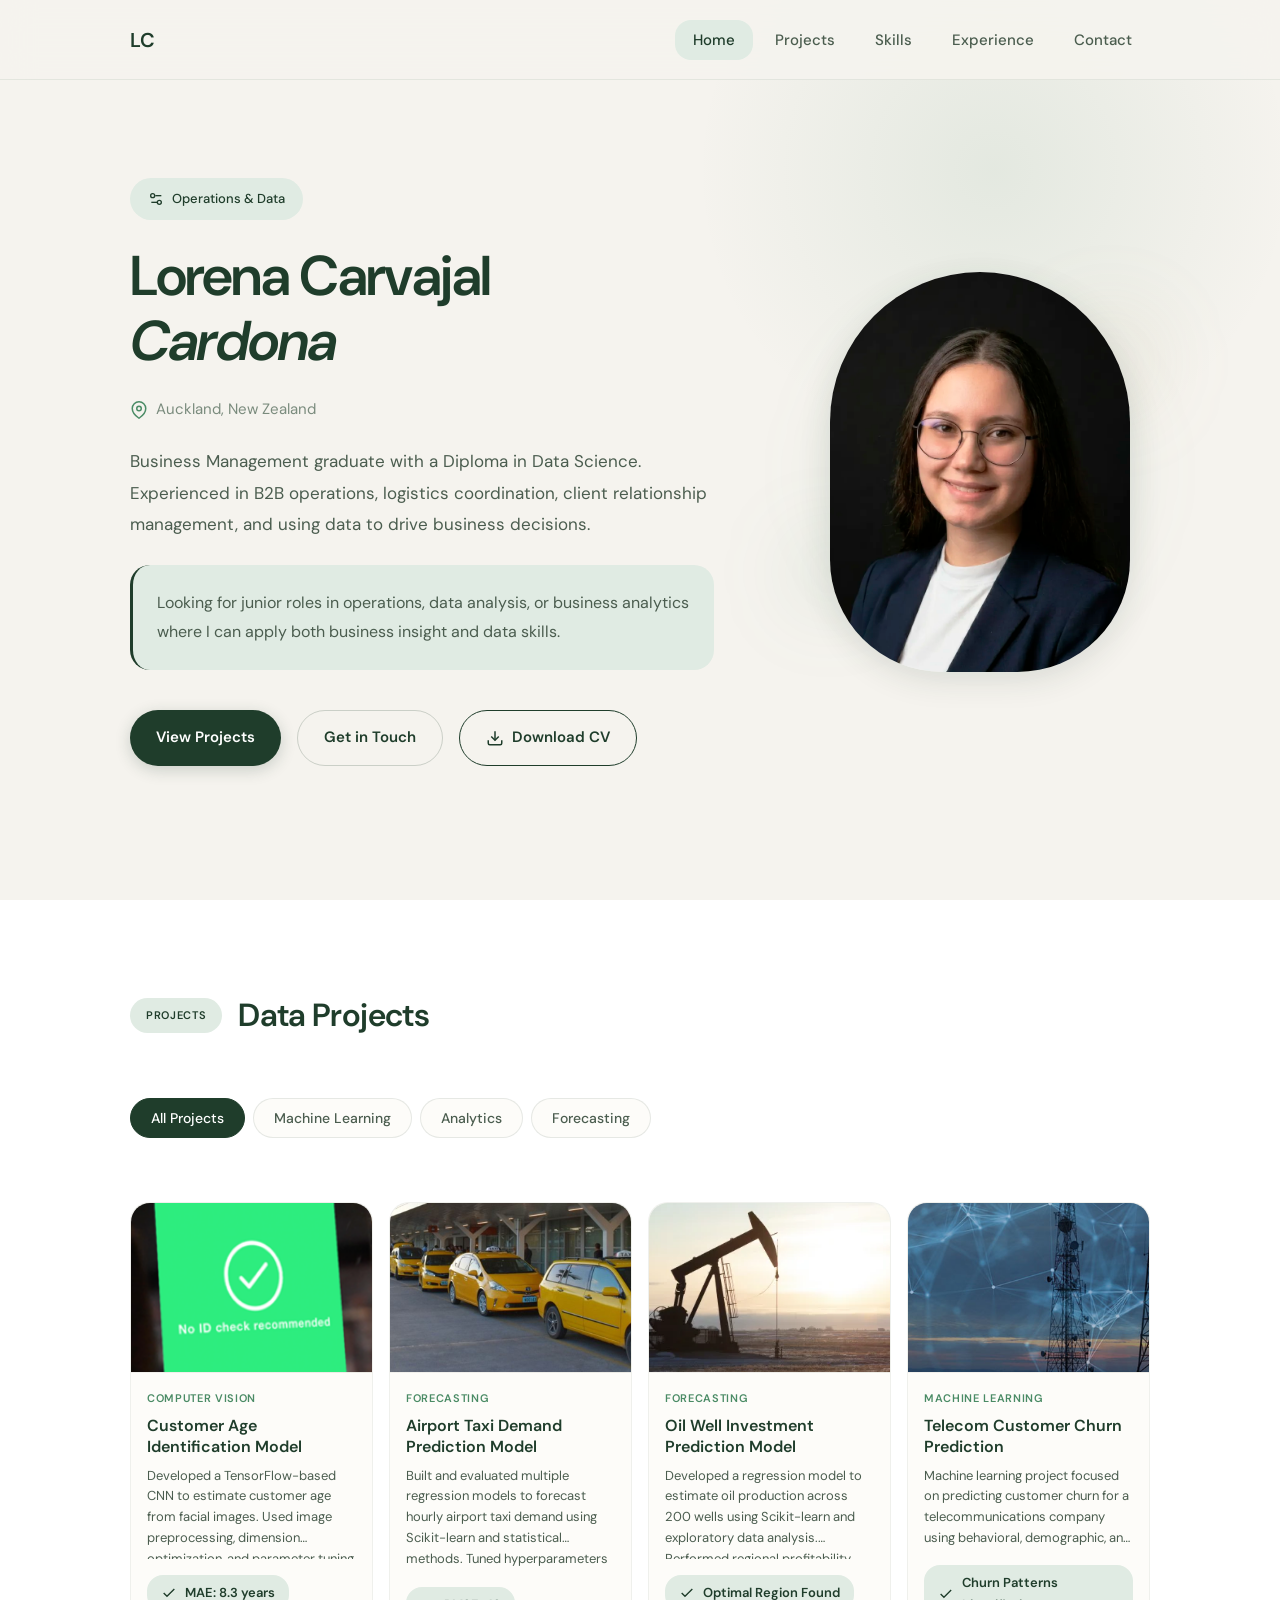
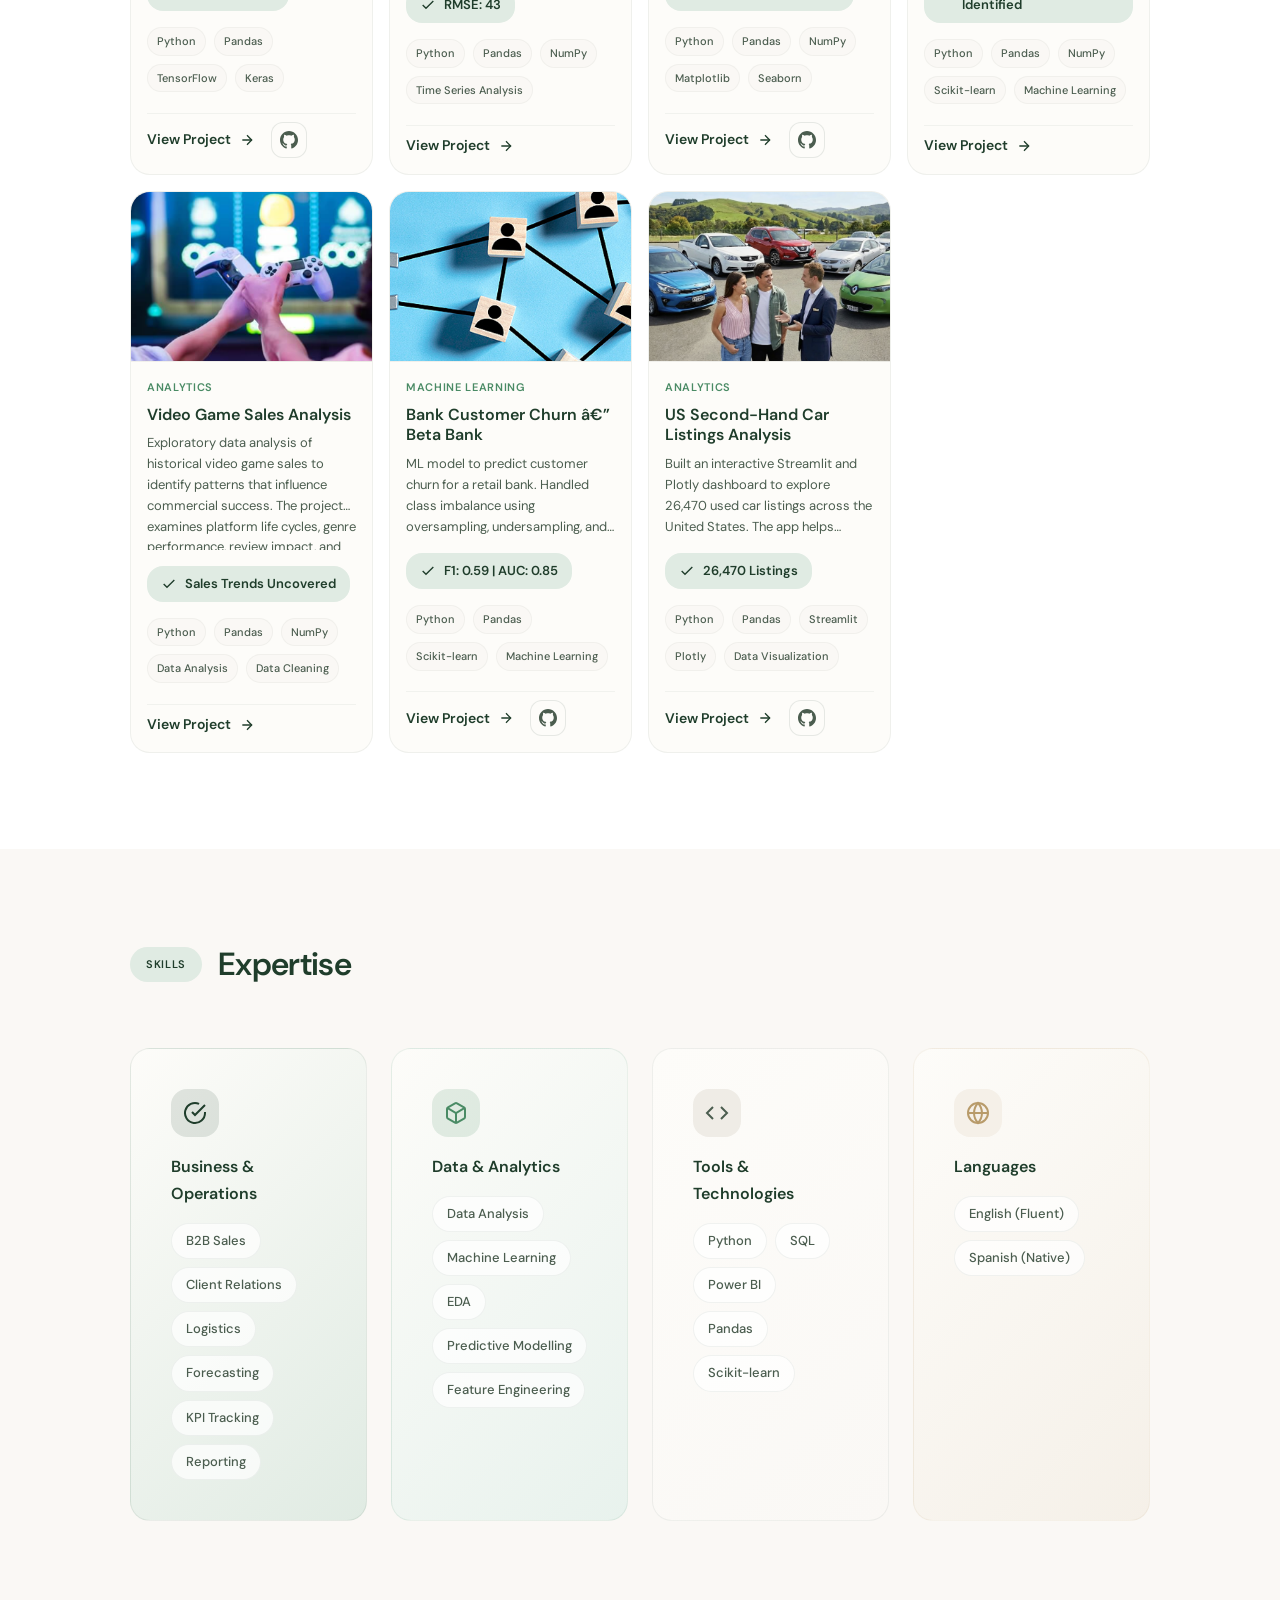
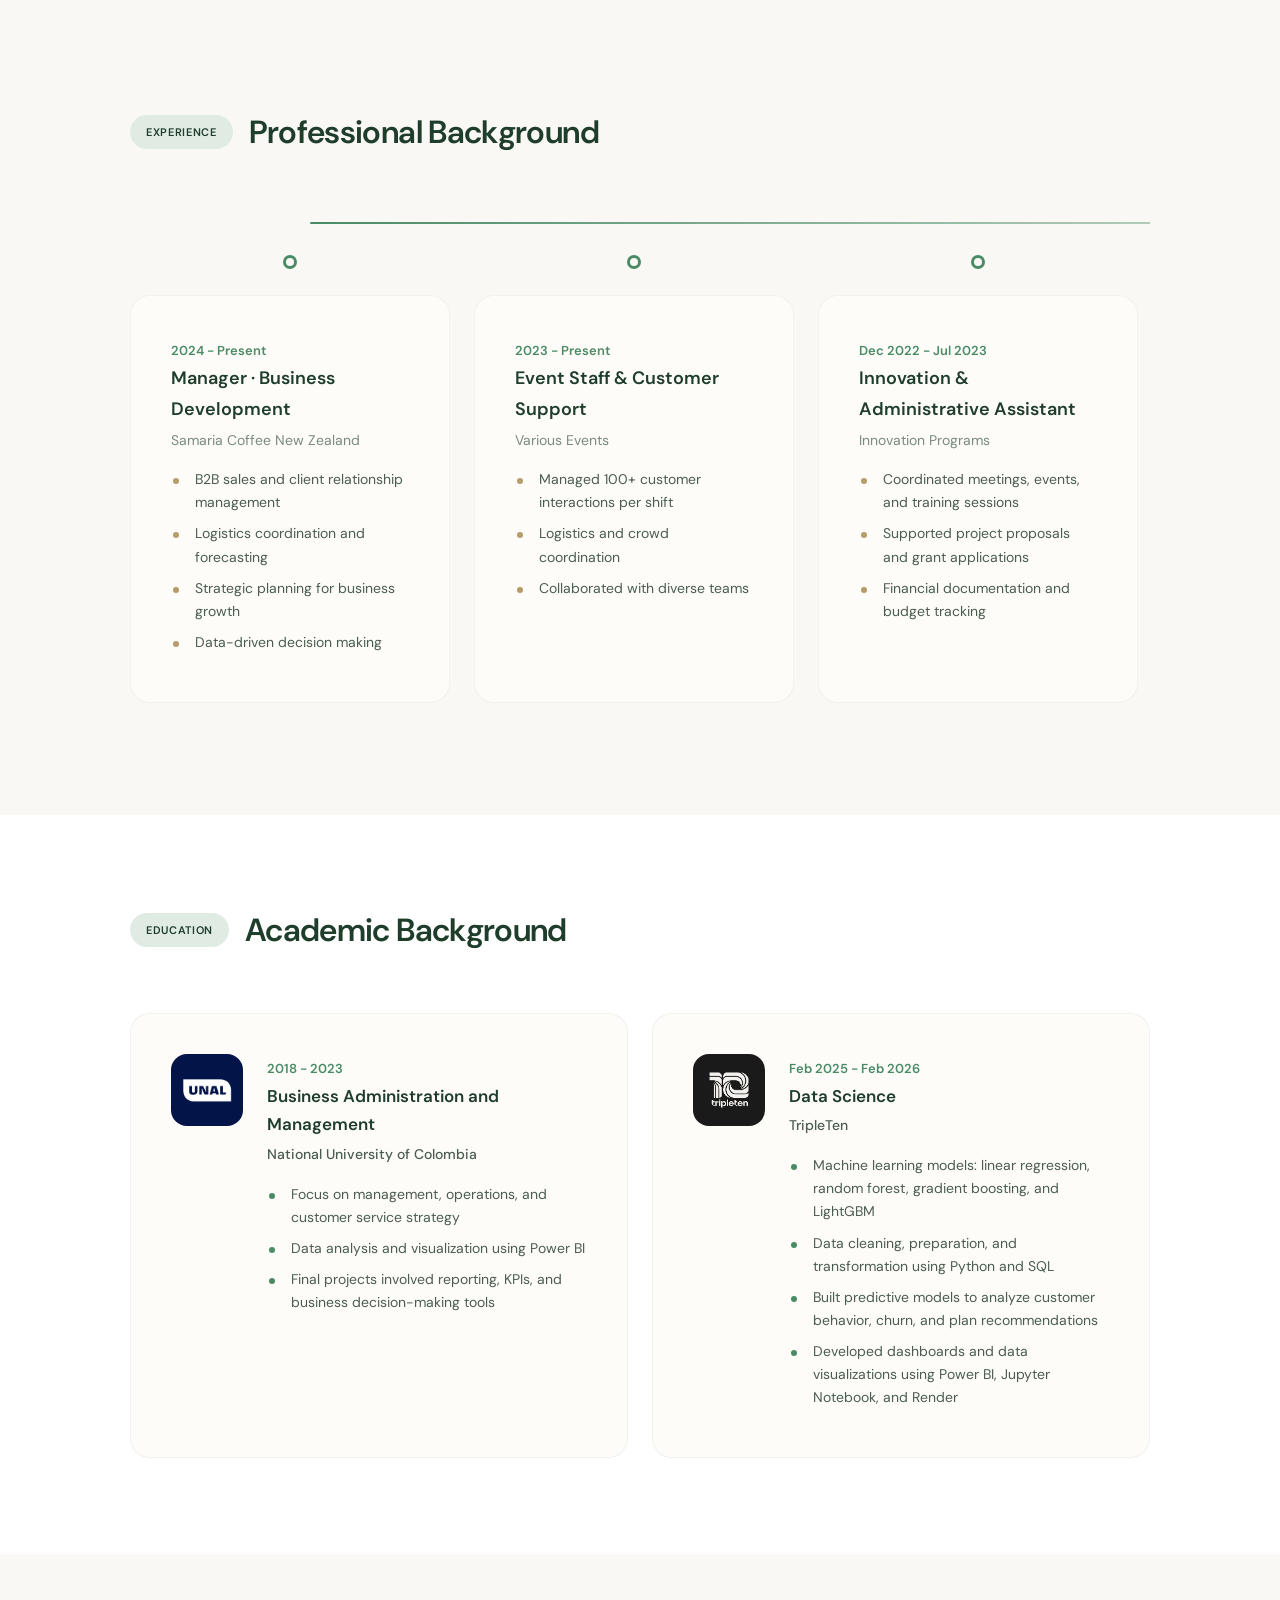
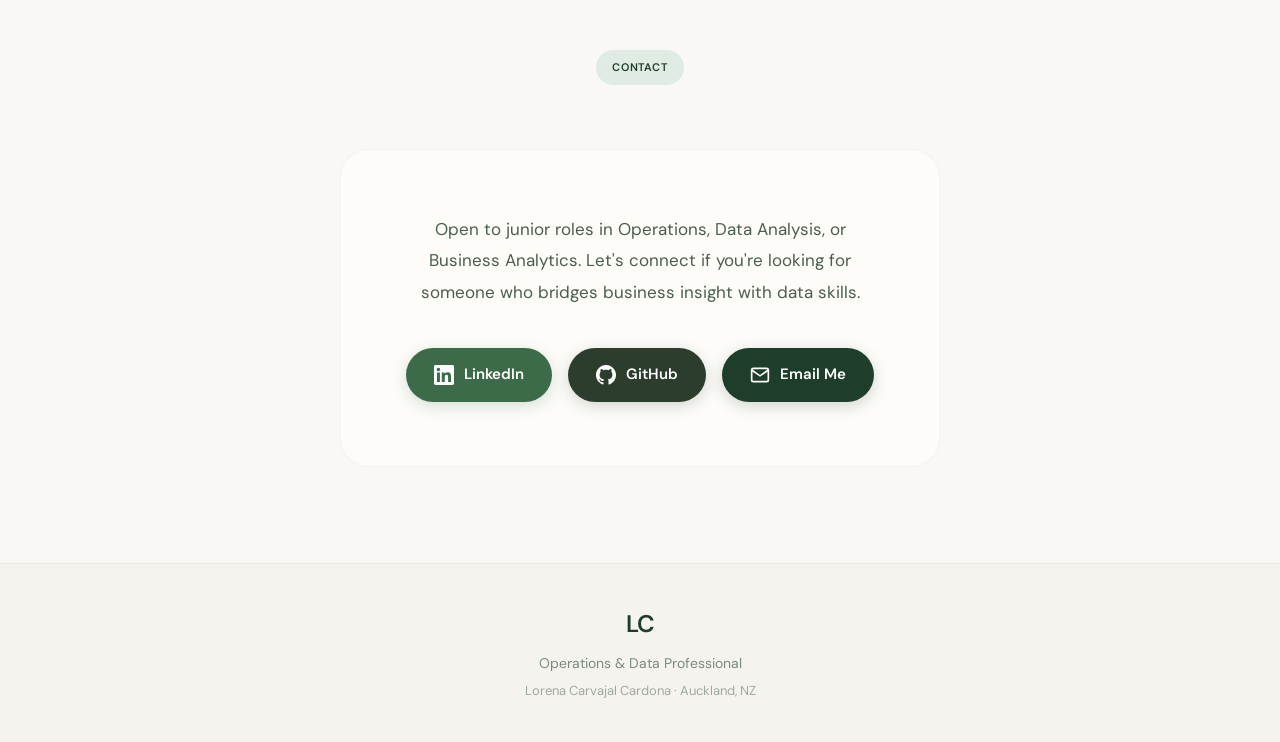
<file: index.html>
<!DOCTYPE html>
<html lang="en">
<head>
    <meta charset="UTF-8">
    <meta name="viewport" content="width=device-width, initial-scale=1.0">
    <meta name="description" content="Lorena Carvajal Cardona - Operations & Data | Business Analytics | B2B Operations">
    <meta name="keywords" content="operations, data analysis, business analytics, B2B sales, machine learning">
    <title>Lorena Carvajal Cardona | Operations & Data</title>
    
    <link rel="preconnect" href="https://fonts.googleapis.com">
    <link rel="preconnect" href="https://fonts.gstatic.com" crossorigin>
    <link href="https://fonts.googleapis.com/css2?family=DM+Sans:ital,opsz,wght@0,9..40,300;0,9..40,400;0,9..40,500;0,9..40,600;0,9..40,700;1,9..40,400&display=swap" rel="stylesheet">
    
    <link rel="stylesheet" href="styles.css?v=car-dashboard-link">
</head>
<body>
    <nav class="navbar" id="navbar">
        <div class="nav-container">
            <a href="#" class="nav-logo">LC</a>
            <button class="nav-toggle" id="navToggle" aria-label="Toggle navigation">
                <span class="hamburger"></span>
            </button>
            <ul class="nav-menu" id="navMenu">
                <li><a href="#hero" class="nav-link active" data-section="hero">Home</a></li>
                <li><a href="#projects" class="nav-link" data-section="projects">Projects</a></li>
                <li><a href="#skills" class="nav-link" data-section="skills">Skills</a></li>
                <li><a href="#experience" class="nav-link" data-section="experience">Experience</a></li>
                <li><a href="#contact" class="nav-link" data-section="contact">Contact</a></li>
            </ul>
        </div>
    </nav>

    <main>
        <section id="hero" class="hero">
            <div class="hero-grid">
                <div class="hero-content">
                    <span class="hero-badge">
                        <svg width="16" height="16" viewBox="0 0 24 24" fill="none" stroke="currentColor" stroke-width="2">
                            <path d="M20 7h-9"/>
                            <path d="M14 17H5"/>
                            <circle cx="17" cy="17" r="3"/>
                            <circle cx="7" cy="7" r="3"/>
                        </svg>
                        Operations & Data
                    </span>
                    <h1 class="hero-title">Lorena Carvajal<br><em>Cardona</em></h1>
                    <div class="hero-location">
                        <svg width="16" height="16" viewBox="0 0 24 24" fill="none" stroke="currentColor" stroke-width="2">
                            <path d="M21 10c0 7-9 13-9 13s-9-6-9-13a9 9 0 0 1 18 0z"></path>
                            <circle cx="12" cy="10" r="3"></circle>
                        </svg>
                        Auckland, New Zealand
                    </div>
                    <p class="hero-description">
                        Business Management graduate with a Diploma in Data Science. Experienced in B2B operations, logistics coordination, client relationship management, and using data to drive business decisions.
                    </p>
                    <div class="hero-goal">
                        <p>Looking for junior roles in operations, data analysis, or business analytics where I can apply both business insight and data skills.</p>
                    </div>
                    <div class="hero-cta">
                        <a href="#projects" class="btn btn-primary">View Projects</a>
                        <a href="#contact" class="btn btn-secondary">Get in Touch</a>
                        <a href="assets/Lorena_CV.pdf" class="btn btn-outline" download>
                            <svg width="18" height="18" viewBox="0 0 24 24" fill="none" stroke="currentColor" stroke-width="2">
                                <path d="M21 15v4a2 2 0 0 1-2 2H5a2 2 0 0 1-2-2v-4"/>
                                <polyline points="7 10 12 15 17 10"/>
                                <line x1="12" y1="15" x2="12" y2="3"/>
                            </svg>
                            Download CV
                        </a>
                    </div>
                </div>
                <div class="hero-visual">
                    <div class="hero-blob hero-blob-1"></div>
                    <div class="hero-blob hero-blob-2"></div>
                    <div class="hero-blob hero-blob-3"></div>
                    <div class="hero-photo-wrapper">
                        <img src="assets/photo/Lorena.png" alt="Lorena Carvajal Cardona" class="hero-photo">
                    </div>
                </div>
            </div>
        </section>

        <section id="projects" class="projects">
            <div class="container">
                <div class="section-header">
                    <span class="section-tag">Projects</span>
                    <h2 class="section-title">Data Projects</h2>
                </div>
                <div class="projects-filter">
                    <button class="filter-btn active" data-filter="all">All Projects</button>
                    <button class="filter-btn" data-filter="ml">Machine Learning</button>
                    <button class="filter-btn" data-filter="analytics">Analytics</button>
                    <button class="filter-btn" data-filter="forecasting">Forecasting</button>
                </div>
                <div class="projects-list" id="projectsGrid">
                </div>
            </div>
        </section>

        <section id="skills" class="skills">
            <div class="container">
                <div class="section-header">
                    <span class="section-tag">Skills</span>
                    <h2 class="section-title">Expertise</h2>
                </div>
                <div class="skills-grid">
                    <div class="skills-card business">
                        <div class="skills-icon">
                            <svg width="24" height="24" viewBox="0 0 24 24" fill="none" stroke="currentColor" stroke-width="2">
                                <path d="M22 11.08V12a10 10 0 1 1-5.93-9.14"/>
                                <polyline points="22 4 12 14.01 9 11.01"/>
                            </svg>
                        </div>
                        <h3 class="skills-title">Business & Operations</h3>
                        <div class="skills-list">
                            <span class="skill-tag">B2B Sales</span>
                            <span class="skill-tag">Client Relations</span>
                            <span class="skill-tag">Logistics</span>
                            <span class="skill-tag">Forecasting</span>
                            <span class="skill-tag">KPI Tracking</span>
                            <span class="skill-tag">Reporting</span>
                        </div>
                    </div>
                    <div class="skills-card data">
                        <div class="skills-icon">
                            <svg width="24" height="24" viewBox="0 0 24 24" fill="none" stroke="currentColor" stroke-width="2">
                                <path d="M21 16V8a2 2 0 0 0-1-1.73l-7-4a2 2 0 0 0-2 0l-7 4A2 2 0 0 0 3 8v8a2 2 0 0 0 1 1.73l7 4a2 2 0 0 0 2 0l7-4A2 2 0 0 0 21 16z"/>
                                <polyline points="3.27 6.96 12 12.01 20.73 6.96"/>
                                <line x1="12" y1="22.08" x2="12" y2="12"/>
                            </svg>
                        </div>
                        <h3 class="skills-title">Data & Analytics</h3>
                        <div class="skills-list">
                            <span class="skill-tag">Data Analysis</span>
                            <span class="skill-tag">Machine Learning</span>
                            <span class="skill-tag">EDA</span>
                            <span class="skill-tag">Predictive Modelling</span>
                            <span class="skill-tag">Feature Engineering</span>
                        </div>
                    </div>
                    <div class="skills-card programming">
                        <div class="skills-icon">
                            <svg width="24" height="24" viewBox="0 0 24 24" fill="none" stroke="currentColor" stroke-width="2">
                                <polyline points="16 18 22 12 16 6"/>
                                <polyline points="8 6 2 12 8 18"/>
                            </svg>
                        </div>
                        <h3 class="skills-title">Tools & Technologies</h3>
                        <div class="skills-list">
                            <span class="skill-tag">Python</span>
                            <span class="skill-tag">SQL</span>
                            <span class="skill-tag">Power BI</span>
                            <span class="skill-tag">Pandas</span>
                            <span class="skill-tag">Scikit-learn</span>
                        </div>
                    </div>
                    <div class="skills-card languages">
                        <div class="skills-icon">
                            <svg width="24" height="24" viewBox="0 0 24 24" fill="none" stroke="currentColor" stroke-width="2">
                                <circle cx="12" cy="12" r="10"/>
                                <line x1="2" y1="12" x2="22" y2="12"/>
                                <path d="M12 2a15.3 15.3 0 0 1 4 10 15.3 15.3 0 0 1-4 10 15.3 15.3 0 0 1-4-10 15.3 15.3 0 0 1 4-10z"/>
                            </svg>
                        </div>
                        <h3 class="skills-title">Languages</h3>
                        <div class="skills-list">
                            <span class="skill-tag">English (Fluent)</span>
                            <span class="skill-tag">Spanish (Native)</span>
                        </div>
                    </div>
                </div>
            </div>
        </section>

        <section id="experience" class="timeline-section">
            <div class="container">
                <div class="section-header">
                    <span class="section-tag">Experience</span>
                    <h2 class="section-title">Professional Background</h2>
                </div>
                <div class="timeline">
                    <div class="timeline-item">
                        <div class="timeline-marker"></div>
                        <div class="timeline-card">
                            <span class="timeline-date">2024 - Present</span>
                            <h3 class="timeline-title">Manager · Business Development</h3>
                            <p class="timeline-company">Samaria Coffee New Zealand</p>
                            <div class="timeline-details">
                                <ul class="timeline-bullets">
                                    <li>B2B sales and client relationship management</li>
                                    <li>Logistics coordination and forecasting</li>
                                    <li>Strategic planning for business growth</li>
                                    <li>Data-driven decision making</li>
                                </ul>
                            </div>
                        </div>
                    </div>
                    <div class="timeline-item">
                        <div class="timeline-marker"></div>
                        <div class="timeline-card">
                            <span class="timeline-date">2023 - Present</span>
                            <h3 class="timeline-title">Event Staff & Customer Support</h3>
                            <p class="timeline-company">Various Events</p>
                            <div class="timeline-details">
                                <ul class="timeline-bullets">
                                    <li>Managed 100+ customer interactions per shift</li>
                                    <li>Logistics and crowd coordination</li>
                                    <li>Collaborated with diverse teams</li>
                                </ul>
                            </div>
                        </div>
                    </div>
                    <div class="timeline-item">
                        <div class="timeline-marker"></div>
                        <div class="timeline-card">
                            <span class="timeline-date">Dec 2022 - Jul 2023</span>
                            <h3 class="timeline-title">Innovation & Administrative Assistant</h3>
                            <p class="timeline-company">Innovation Programs</p>
                            <div class="timeline-details">
                                <ul class="timeline-bullets">
                                    <li>Coordinated meetings, events, and training sessions</li>
                                    <li>Supported project proposals and grant applications</li>
                                    <li>Financial documentation and budget tracking</li>
                                </ul>
                            </div>
                        </div>
                    </div>
                    <div class="timeline-item">
                        <div class="timeline-marker"></div>
                        <div class="timeline-card">
                            <span class="timeline-date">Mar 2022 - Dec 2022</span>
                            <h3 class="timeline-title">Administrative Assistant</h3>
                            <p class="timeline-company">Community Management</p>
                            <div class="timeline-details">
                                <ul class="timeline-bullets">
                                    <li>Led marketing strategies and audience engagement</li>
                                    <li>Analyzed customer behavior and engagement metrics</li>
                                    <li>Collaborated with advertising managers</li>
                                </ul>
                            </div>
                        </div>
                    </div>
                </div>
            </div>
        </section>

        <section id="education" class="education">
            <div class="container">
                <div class="section-header">
                    <span class="section-tag">Education</span>
                    <h2 class="section-title">Academic Background</h2>
                </div>
                <div class="education-grid">
                    <div class="education-card">
                        <div class="education-logo">
                            <img src="assets/academic-background/UNAL.jpg" alt="National University of Colombia">
                        </div>
                        <div class="education-content">
                            <span class="education-year">2018 - 2023</span>
                            <h3 class="education-title">Business Administration and Management</h3>
                            <p class="education-school">National University of Colombia</p>
                            <div class="education-details">
                                <ul class="education-bullets">
                                    <li>Focus on management, operations, and customer service strategy</li>
                                    <li>Data analysis and visualization using Power BI</li>
                                    <li>Final projects involved reporting, KPIs, and business decision-making tools</li>
                                </ul>
                            </div>
                        </div>
                    </div>
                    <div class="education-card">
                        <div class="education-logo">
                            <img src="assets/academic-background/Tripleten.png" alt="TripleTen">
                        </div>
                        <div class="education-content">
                            <span class="education-year">Feb 2025 - Feb 2026</span>
                            <h3 class="education-title">Data Science</h3>
                            <p class="education-school">TripleTen</p>
                            <div class="education-details">
                                <ul class="education-bullets">
                                    <li>Machine learning models: linear regression, random forest, gradient boosting, and LightGBM</li>
                                    <li>Data cleaning, preparation, and transformation using Python and SQL</li>
                                    <li>Built predictive models to analyze customer behavior, churn, and plan recommendations</li>
                                    <li>Developed dashboards and data visualizations using Power BI, Jupyter Notebook, and Render</li>
                                </ul>
                            </div>
                        </div>
                    </div>
                </div>
            </div>
        </section>

        <section id="contact" class="contact">
            <div class="container">
                <div class="section-header" style="justify-content: center;">
                    <span class="section-tag">Contact</span>
                </div>
                <div class="contact-content">
                    <div class="contact-card">
                        <p class="contact-intro">
                            Open to junior roles in Operations, Data Analysis, or Business Analytics. 
                            Let's connect if you're looking for someone who bridges business insight with data skills.
                        </p>
                        <div class="contact-links">
                            <a href="https://www.linkedin.com/in/lorenacarvajalc/" target="_blank" rel="noopener noreferrer" class="contact-btn contact-linkedin">
                                <svg width="20" height="20" viewBox="0 0 24 24" fill="currentColor">
                                    <path d="M20.447 20.452h-3.554v-5.569c0-1.328-.027-3.037-1.852-3.037-1.853 0-2.136 1.445-2.136 2.939v5.667H9.351V9h3.414v1.561h.046c.477-.9 1.637-1.85 3.37-1.85 3.601 0 4.267 2.37 4.267 5.455v6.286zM5.337 7.433c-1.144 0-2.063-.926-2.063-2.065 0-1.138.92-2.063 2.063-2.063 1.14 0 2.064.925 2.064 2.063 0 1.139-.925 2.065-2.064 2.065zm1.782 13.019H3.555V9h3.564v11.452zM22.225 0H1.771C.792 0 0 .774 0 1.729v20.542C0 23.227.792 24 1.771 24h20.451C23.2 24 24 23.227 24 22.271V1.729C24 .774 23.2 0 22.222 0h.003z"/>
                                </svg>
                                LinkedIn
                            </a>
                            <a href="https://github.com/Lorena885" target="_blank" rel="noopener noreferrer" class="contact-btn contact-github">
                                <svg width="20" height="20" viewBox="0 0 24 24" fill="currentColor">
                                    <path d="M12 0c-6.626 0-12 5.373-12 12 0 5.302 3.438 9.8 8.207 11.387.599.111.793-.261.793-.577v-2.234c-3.338.726-4.033-1.416-4.033-1.416-.546-1.387-1.333-1.756-1.333-1.756-1.089-.745.083-.729.083-.729 1.205.084 1.839 1.237 1.839 1.237 1.07 1.834 2.807 1.304 3.492.997.107-.775.418-1.305.762-1.604-2.665-.305-5.467-1.334-5.467-5.931 0-1.311.469-2.381 1.236-3.221-.124-.303-.535-1.524.117-3.176 0 0 1.008-.322 3.301 1.23.957-.266 1.983-.399 3.003-.404 1.02.005 2.047.138 3.006.404 2.291-1.552 3.297-1.23 3.297-1.23.653 1.653.242 2.874.118 3.176.77.84 1.235 1.911 1.235 3.221 0 4.609-2.807 5.624-5.479 5.921.43.372.823 1.102.823 2.222v3.293c0 .319.192.694.801.576 4.765-1.589 8.199-6.086 8.199-11.386 0-6.627-5.373-12-12-12z"/>
                                </svg>
                                GitHub
                            </a>
                            <a href="mailto:lcarvajalcar@gmail.com" class="contact-btn contact-email">
                                <svg width="20" height="20" viewBox="0 0 24 24" fill="none" stroke="currentColor" stroke-width="2">
                                    <path d="M4 4h16c1.1 0 2 .9 2 2v12c0 1.1-.9 2-2 2H4c-1.1 0-2-.9-2-2V6c0-1.1.9-2 2-2z"/>
                                    <polyline points="22,6 12,13 2,6"/>
                                </svg>
                                Email Me
                            </a>
                        </div>
                    </div>
                </div>
            </div>
        </section>
    </main>

    <footer class="footer">
        <div class="container">
            <div class="footer-content">
                <div class="footer-logo">LC</div>
                <p class="footer-text">Operations & Data Professional</p>
                <p class="footer-copyright">Lorena Carvajal Cardona · Auckland, NZ</p>
            </div>
        </div>
    </footer>

    <button class="back-to-top" id="backToTop" aria-label="Back to top">
        <svg width="20" height="20" viewBox="0 0 24 24" fill="none" stroke="currentColor" stroke-width="2">
            <path d="M12 19V5M5 12l7-7 7 7"/>
        </svg>
    </button>

    <div class="modal-overlay" id="modalOverlay"></div>
    <div class="modal" id="projectModal" role="dialog" aria-modal="true" aria-labelledby="modalTitle">
        <div class="modal-header">
            <div class="modal-title-wrapper">
                <h2 class="modal-title" id="modalTitle"></h2>
                <a href="#" class="modal-github-link" id="modalGithubLink" target="_blank" rel="noopener noreferrer" aria-label="View on GitHub">
                    <svg width="20" height="20" viewBox="0 0 24 24" fill="currentColor">
                        <path d="M12 0c-6.626 0-12 5.373-12 12 0 5.302 3.438 9.8 8.207 11.387.599.111.793-.261.793-.577v-2.234c-3.338.726-4.033-1.416-4.033-1.416-.546-1.387-1.333-1.756-1.333-1.756-1.089-.745.083-.729.083-.729 1.205.084 1.839 1.237 1.839 1.237 1.07 1.834 2.807 1.304 3.492.997.107-.775.418-1.305.762-1.604-2.665-.305-5.467-1.334-5.467-5.931 0-1.311.469-2.381 1.236-3.221-.124-.303-.535-1.524.117-3.176 0 0 1.008-.322 3.301 1.23.957-.266 1.983-.399 3.003-.404 1.02.005 2.047.138 3.006.404 2.291-1.552 3.297-1.23 3.297-1.23.653 1.653.242 2.874.118 3.176.77.84 1.235 1.911 1.235 3.221 0 4.609-2.807 5.624-5.479 5.921.43.372.823 1.102.823 2.222v3.293c0 .319.192.694.801.576 4.765-1.589 8.199-6.086 8.199-11.386 0-6.627-5.373-12-12-12z"/>
                    </svg>
                </a>
            </div>
            <button class="modal-close" id="modalClose" aria-label="Close modal">
                <svg width="20" height="20" viewBox="0 0 24 24" fill="none" stroke="currentColor" stroke-width="2">
                    <line x1="18" y1="6" x2="6" y2="18"/>
                    <line x1="6" y1="6" x2="18" y2="18"/>
                </svg>
            </button>
        </div>
        <div class="modal-body" id="modalBody">
        </div>
    </div>

    <script src="script.js?v=car-dashboard-link"></script>
</body>
</html>
</file>
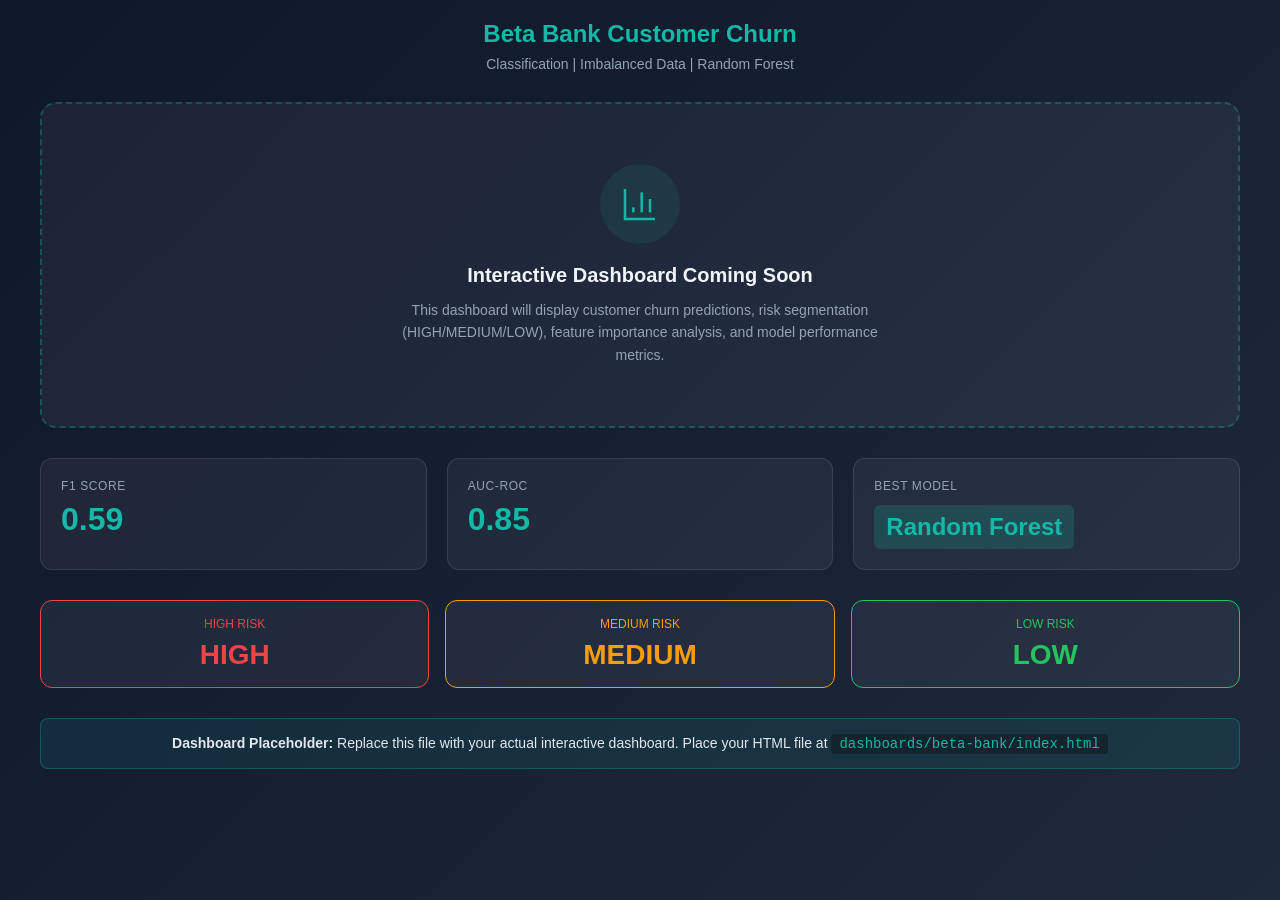
<file: dashboards/beta-bank/index.html>
<!DOCTYPE html>
<html lang="en">
<head>
    <meta charset="UTF-8">
    <meta name="viewport" content="width=device-width, initial-scale=1.0">
    <title>Beta Bank Customer Churn - Dashboard</title>
    <style>
        * { margin: 0; padding: 0; box-sizing: border-box; }
        body {
            font-family: -apple-system, BlinkMacSystemFont, 'Segoe UI', Roboto, sans-serif;
            background: linear-gradient(135deg, #0f172a 0%, #1e293b 100%);
            min-height: 100vh;
            color: #e2e8f0;
            padding: 20px;
        }
        .dashboard {
            max-width: 1200px;
            margin: 0 auto;
        }
        .dashboard-header {
            text-align: center;
            margin-bottom: 30px;
        }
        .dashboard-title {
            font-size: 1.5rem;
            font-weight: 700;
            color: #14b8a6;
            margin-bottom: 8px;
        }
        .dashboard-subtitle {
            font-size: 0.875rem;
            color: #94a3b8;
        }
        .placeholder {
            background: rgba(255, 255, 255, 0.05);
            border: 2px dashed rgba(20, 184, 166, 0.3);
            border-radius: 16px;
            padding: 60px 40px;
            text-align: center;
            margin-bottom: 30px;
        }
        .placeholder-icon {
            width: 80px;
            height: 80px;
            margin: 0 auto 20px;
            background: rgba(20, 184, 166, 0.1);
            border-radius: 50%;
            display: flex;
            align-items: center;
            justify-content: center;
        }
        .placeholder-icon svg {
            width: 40px;
            height: 40px;
            stroke: #14b8a6;
        }
        .placeholder h3 {
            font-size: 1.25rem;
            color: #f1f5f9;
            margin-bottom: 12px;
        }
        .placeholder p {
            font-size: 0.875rem;
            color: #94a3b8;
            max-width: 500px;
            margin: 0 auto;
            line-height: 1.6;
        }
        .metrics-grid {
            display: grid;
            grid-template-columns: repeat(auto-fit, minmax(200px, 1fr));
            gap: 20px;
            margin-bottom: 30px;
        }
        .metric-card {
            background: rgba(255, 255, 255, 0.05);
            border: 1px solid rgba(255, 255, 255, 0.1);
            border-radius: 12px;
            padding: 20px;
        }
        .metric-label {
            font-size: 0.75rem;
            color: #94a3b8;
            text-transform: uppercase;
            letter-spacing: 0.05em;
            margin-bottom: 8px;
        }
        .metric-value {
            font-size: 2rem;
            font-weight: 700;
            color: #14b8a6;
        }
        .highlight {
            background: rgba(20, 184, 166, 0.2);
            padding: 8px 12px;
            border-radius: 6px;
            display: inline-block;
            margin-top: 4px;
        }
        .risk-grid {
            display: grid;
            grid-template-columns: repeat(3, 1fr);
            gap: 16px;
            margin-bottom: 30px;
        }
        .risk-card {
            background: rgba(255, 255, 255, 0.05);
            border: 1px solid rgba(255, 255, 255, 0.1);
            border-radius: 12px;
            padding: 16px;
            text-align: center;
        }
        .risk-card.high { border-color: #ef4444; }
        .risk-card.medium { border-color: #f59e0b; }
        .risk-card.low { border-color: #22c55e; }
        .risk-label {
            font-size: 0.75rem;
            color: #94a3b8;
            text-transform: uppercase;
            margin-bottom: 8px;
        }
        .risk-card.high .risk-label { color: #ef4444; }
        .risk-card.medium .risk-label { color: #f59e0b; }
        .risk-card.low .risk-label { color: #22c55e; }
        .risk-count {
            font-size: 1.75rem;
            font-weight: 700;
        }
        .risk-card.high .risk-count { color: #ef4444; }
        .risk-card.medium .risk-count { color: #f59e0b; }
        .risk-card.low .risk-count { color: #22c55e; }
        .note {
            background: rgba(20, 184, 166, 0.1);
            border: 1px solid rgba(20, 184, 166, 0.3);
            border-radius: 8px;
            padding: 16px;
            font-size: 0.875rem;
            color: #e2e8f0;
            text-align: center;
        }
        .note code {
            background: rgba(0, 0, 0, 0.3);
            padding: 2px 8px;
            border-radius: 4px;
            font-family: 'Courier New', monospace;
            color: #14b8a6;
        }
        @media (max-width: 600px) {
            .risk-grid {
                grid-template-columns: 1fr;
            }
        }
    </style>
</head>
<body>
    <div class="dashboard">
        <div class="dashboard-header">
            <h1 class="dashboard-title">Beta Bank Customer Churn</h1>
            <p class="dashboard-subtitle">Classification | Imbalanced Data | Random Forest</p>
        </div>
        
        <div class="placeholder">
            <div class="placeholder-icon">
                <svg fill="none" stroke="currentColor" stroke-width="1.5" viewBox="0 0 24 24">
                    <path d="M3 3v18h18"/>
                    <path d="M18 17V9"/>
                    <path d="M13 17V5"/>
                    <path d="M8 17v-3"/>
                </svg>
            </div>
            <h3>Interactive Dashboard Coming Soon</h3>
            <p>
                This dashboard will display customer churn predictions, risk segmentation (HIGH/MEDIUM/LOW), 
                feature importance analysis, and model performance metrics.
            </p>
        </div>
        
        <div class="metrics-grid">
            <div class="metric-card">
                <div class="metric-label">F1 Score</div>
                <div class="metric-value">0.59</div>
            </div>
            <div class="metric-card">
                <div class="metric-label">AUC-ROC</div>
                <div class="metric-value">0.85</div>
            </div>
            <div class="metric-card">
                <div class="metric-label">Best Model</div>
                <div class="metric-value" style="font-size: 1.5rem;"><span class="highlight">Random Forest</span></div>
            </div>
        </div>
        
        <div class="risk-grid">
            <div class="risk-card high">
                <div class="risk-label">High Risk</div>
                <div class="risk-count">HIGH</div>
            </div>
            <div class="risk-card medium">
                <div class="risk-label">Medium Risk</div>
                <div class="risk-count">MEDIUM</div>
            </div>
            <div class="risk-card low">
                <div class="risk-label">Low Risk</div>
                <div class="risk-count">LOW</div>
            </div>
        </div>
        
        <div class="note">
            <strong>Dashboard Placeholder:</strong> Replace this file with your actual interactive dashboard.
            Place your HTML file at <code>dashboards/beta-bank/index.html</code>
        </div>
    </div>
</body>
</html>
</file>
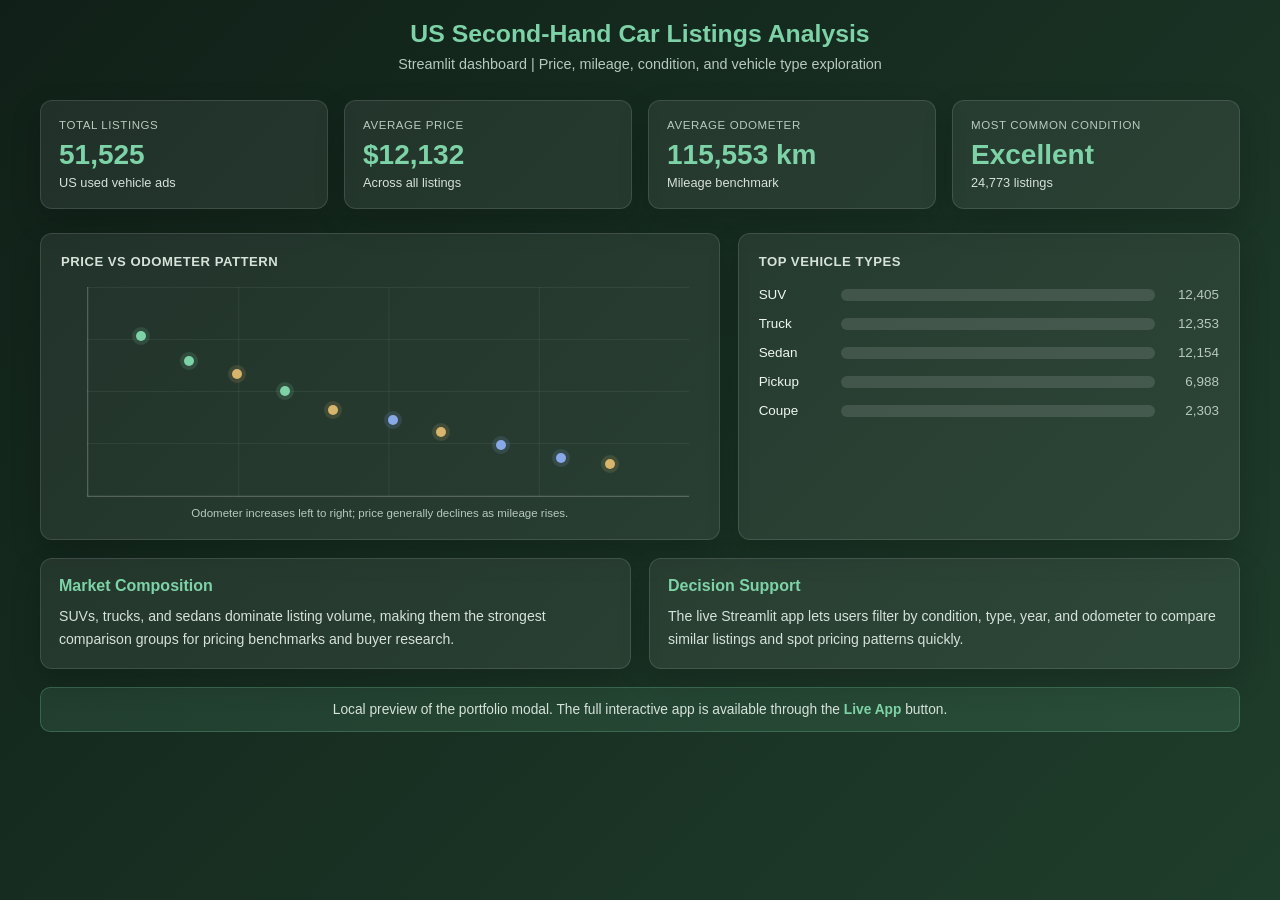
<file: dashboards/car-listings/index.html>
<!DOCTYPE html>
<html lang="en">
<head>
    <meta charset="UTF-8">
    <meta name="viewport" content="width=device-width, initial-scale=1.0">
    <title>US Car Listings Analysis - Dashboard</title>
    <style>
        * { margin: 0; padding: 0; box-sizing: border-box; }
        body {
            font-family: -apple-system, BlinkMacSystemFont, 'Segoe UI', Roboto, sans-serif;
            background: linear-gradient(135deg, #102018 0%, #1f3d2b 100%);
            min-height: 100vh;
            color: #eef7f1;
            padding: 20px;
        }
        .dashboard {
            max-width: 1200px;
            margin: 0 auto;
        }
        .dashboard-header {
            text-align: center;
            margin-bottom: 28px;
        }
        .dashboard-title {
            font-size: 1.55rem;
            font-weight: 700;
            color: #7dd3a7;
            margin-bottom: 8px;
        }
        .dashboard-subtitle {
            font-size: 0.9rem;
            color: #b8c9bd;
        }
        .metrics-grid {
            display: grid;
            grid-template-columns: repeat(auto-fit, minmax(190px, 1fr));
            gap: 16px;
            margin-bottom: 24px;
        }
        .metric-card,
        .chart-card,
        .insight-card {
            background: rgba(255, 255, 255, 0.07);
            border: 1px solid rgba(255, 255, 255, 0.12);
            border-radius: 12px;
            box-shadow: 0 12px 32px rgba(0, 0, 0, 0.16);
        }
        .metric-card {
            padding: 18px;
        }
        .metric-label {
            font-size: 0.72rem;
            color: #b8c9bd;
            text-transform: uppercase;
            letter-spacing: 0.05em;
            margin-bottom: 8px;
        }
        .metric-value {
            font-size: 1.75rem;
            font-weight: 700;
            color: #7dd3a7;
        }
        .metric-note {
            margin-top: 4px;
            font-size: 0.8rem;
            color: #d6e2da;
        }
        .charts-grid {
            display: grid;
            grid-template-columns: 1.15fr 0.85fr;
            gap: 18px;
            margin-bottom: 18px;
        }
        .chart-card {
            padding: 20px;
            min-height: 260px;
        }
        .chart-title {
            font-size: 0.82rem;
            color: #d6e2da;
            font-weight: 600;
            margin-bottom: 18px;
            text-transform: uppercase;
            letter-spacing: 0.04em;
        }
        .bar-row {
            display: grid;
            grid-template-columns: 72px 1fr 54px;
            gap: 10px;
            align-items: center;
            margin-bottom: 14px;
            font-size: 0.84rem;
        }
        .bar-label {
            color: #eef7f1;
            text-transform: capitalize;
        }
        .bar-track {
            height: 12px;
            background: rgba(255, 255, 255, 0.12);
            border-radius: 999px;
            overflow: hidden;
        }
        .bar-fill {
            height: 100%;
            background: linear-gradient(90deg, #7dd3a7, #d7b56d);
            border-radius: 999px;
        }
        .bar-value {
            color: #b8c9bd;
            text-align: right;
        }
        .scatter {
            position: relative;
            height: 210px;
            border-left: 1px solid rgba(255, 255, 255, 0.22);
            border-bottom: 1px solid rgba(255, 255, 255, 0.22);
            margin: 8px 10px 0 26px;
            background:
                linear-gradient(rgba(255, 255, 255, 0.06) 1px, transparent 1px),
                linear-gradient(90deg, rgba(255, 255, 255, 0.06) 1px, transparent 1px);
            background-size: 100% 52px, 25% 100%;
        }
        .dot {
            position: absolute;
            width: 10px;
            height: 10px;
            border-radius: 50%;
            background: #7dd3a7;
            box-shadow: 0 0 0 4px rgba(125, 211, 167, 0.14);
        }
        .dot.good { background: #7dd3a7; }
        .dot.fair { background: #d7b56d; box-shadow: 0 0 0 4px rgba(215, 181, 109, 0.14); }
        .dot.low { background: #89a8e8; box-shadow: 0 0 0 4px rgba(137, 168, 232, 0.14); }
        .axis-label {
            font-size: 0.72rem;
            color: #b8c9bd;
            margin-top: 10px;
            text-align: center;
        }
        .insights-grid {
            display: grid;
            grid-template-columns: repeat(2, 1fr);
            gap: 18px;
        }
        .insight-card {
            padding: 18px;
        }
        .insight-card h3 {
            color: #7dd3a7;
            font-size: 1rem;
            margin-bottom: 10px;
        }
        .insight-card p {
            color: #d6e2da;
            font-size: 0.88rem;
            line-height: 1.6;
        }
        .link-note {
            margin-top: 18px;
            background: rgba(125, 211, 167, 0.12);
            border: 1px solid rgba(125, 211, 167, 0.26);
            border-radius: 10px;
            padding: 14px;
            text-align: center;
            color: #d6e2da;
            font-size: 0.86rem;
        }
        .link-note a {
            color: #7dd3a7;
            font-weight: 700;
            text-decoration: none;
        }
        @media (max-width: 760px) {
            .charts-grid,
            .insights-grid {
                grid-template-columns: 1fr;
            }
        }
    </style>
</head>
<body>
    <div class="dashboard">
        <div class="dashboard-header">
            <h1 class="dashboard-title">US Second-Hand Car Listings Analysis</h1>
            <p class="dashboard-subtitle">Streamlit dashboard | Price, mileage, condition, and vehicle type exploration</p>
        </div>

        <div class="metrics-grid">
            <div class="metric-card">
                <div class="metric-label">Total Listings</div>
                <div class="metric-value">51,525</div>
                <div class="metric-note">US used vehicle ads</div>
            </div>
            <div class="metric-card">
                <div class="metric-label">Average Price</div>
                <div class="metric-value">$12,132</div>
                <div class="metric-note">Across all listings</div>
            </div>
            <div class="metric-card">
                <div class="metric-label">Average Odometer</div>
                <div class="metric-value">115,553 km</div>
                <div class="metric-note">Mileage benchmark</div>
            </div>
            <div class="metric-card">
                <div class="metric-label">Most Common Condition</div>
                <div class="metric-value">Excellent</div>
                <div class="metric-note">24,773 listings</div>
            </div>
        </div>

        <div class="charts-grid">
            <div class="chart-card">
                <div class="chart-title">Price vs Odometer Pattern</div>
                <div class="scatter" aria-label="Representative scatter plot showing lower prices at higher odometer readings">
                    <span class="dot good" style="left: 8%; bottom: 74%;"></span>
                    <span class="dot good" style="left: 16%; bottom: 62%;"></span>
                    <span class="dot fair" style="left: 24%; bottom: 56%;"></span>
                    <span class="dot good" style="left: 32%; bottom: 48%;"></span>
                    <span class="dot fair" style="left: 40%; bottom: 39%;"></span>
                    <span class="dot low" style="left: 50%; bottom: 34%;"></span>
                    <span class="dot fair" style="left: 58%; bottom: 28%;"></span>
                    <span class="dot low" style="left: 68%; bottom: 22%;"></span>
                    <span class="dot low" style="left: 78%; bottom: 16%;"></span>
                    <span class="dot fair" style="left: 86%; bottom: 13%;"></span>
                </div>
                <div class="axis-label">Odometer increases left to right; price generally declines as mileage rises.</div>
            </div>

            <div class="chart-card">
                <div class="chart-title">Top Vehicle Types</div>
                <div class="bar-row">
                    <span class="bar-label">SUV</span>
                    <span class="bar-track"><span class="bar-fill" style="width: 100%;"></span></span>
                    <span class="bar-value">12,405</span>
                </div>
                <div class="bar-row">
                    <span class="bar-label">Truck</span>
                    <span class="bar-track"><span class="bar-fill" style="width: 99.6%;"></span></span>
                    <span class="bar-value">12,353</span>
                </div>
                <div class="bar-row">
                    <span class="bar-label">Sedan</span>
                    <span class="bar-track"><span class="bar-fill" style="width: 98%;"></span></span>
                    <span class="bar-value">12,154</span>
                </div>
                <div class="bar-row">
                    <span class="bar-label">Pickup</span>
                    <span class="bar-track"><span class="bar-fill" style="width: 56%;"></span></span>
                    <span class="bar-value">6,988</span>
                </div>
                <div class="bar-row">
                    <span class="bar-label">Coupe</span>
                    <span class="bar-track"><span class="bar-fill" style="width: 19%;"></span></span>
                    <span class="bar-value">2,303</span>
                </div>
            </div>
        </div>

        <div class="insights-grid">
            <div class="insight-card">
                <h3>Market Composition</h3>
                <p>SUVs, trucks, and sedans dominate listing volume, making them the strongest comparison groups for pricing benchmarks and buyer research.</p>
            </div>
            <div class="insight-card">
                <h3>Decision Support</h3>
                <p>The live Streamlit app lets users filter by condition, type, year, and odometer to compare similar listings and spot pricing patterns quickly.</p>
            </div>
        </div>

        <div class="link-note">
            Local preview of the portfolio modal. The full interactive app is available through the <a href="https://proyecto-sprint7-0nrf.onrender.com" target="_blank" rel="noopener noreferrer">Live App</a> button.
        </div>
    </div>
</body>
</html>
</file>
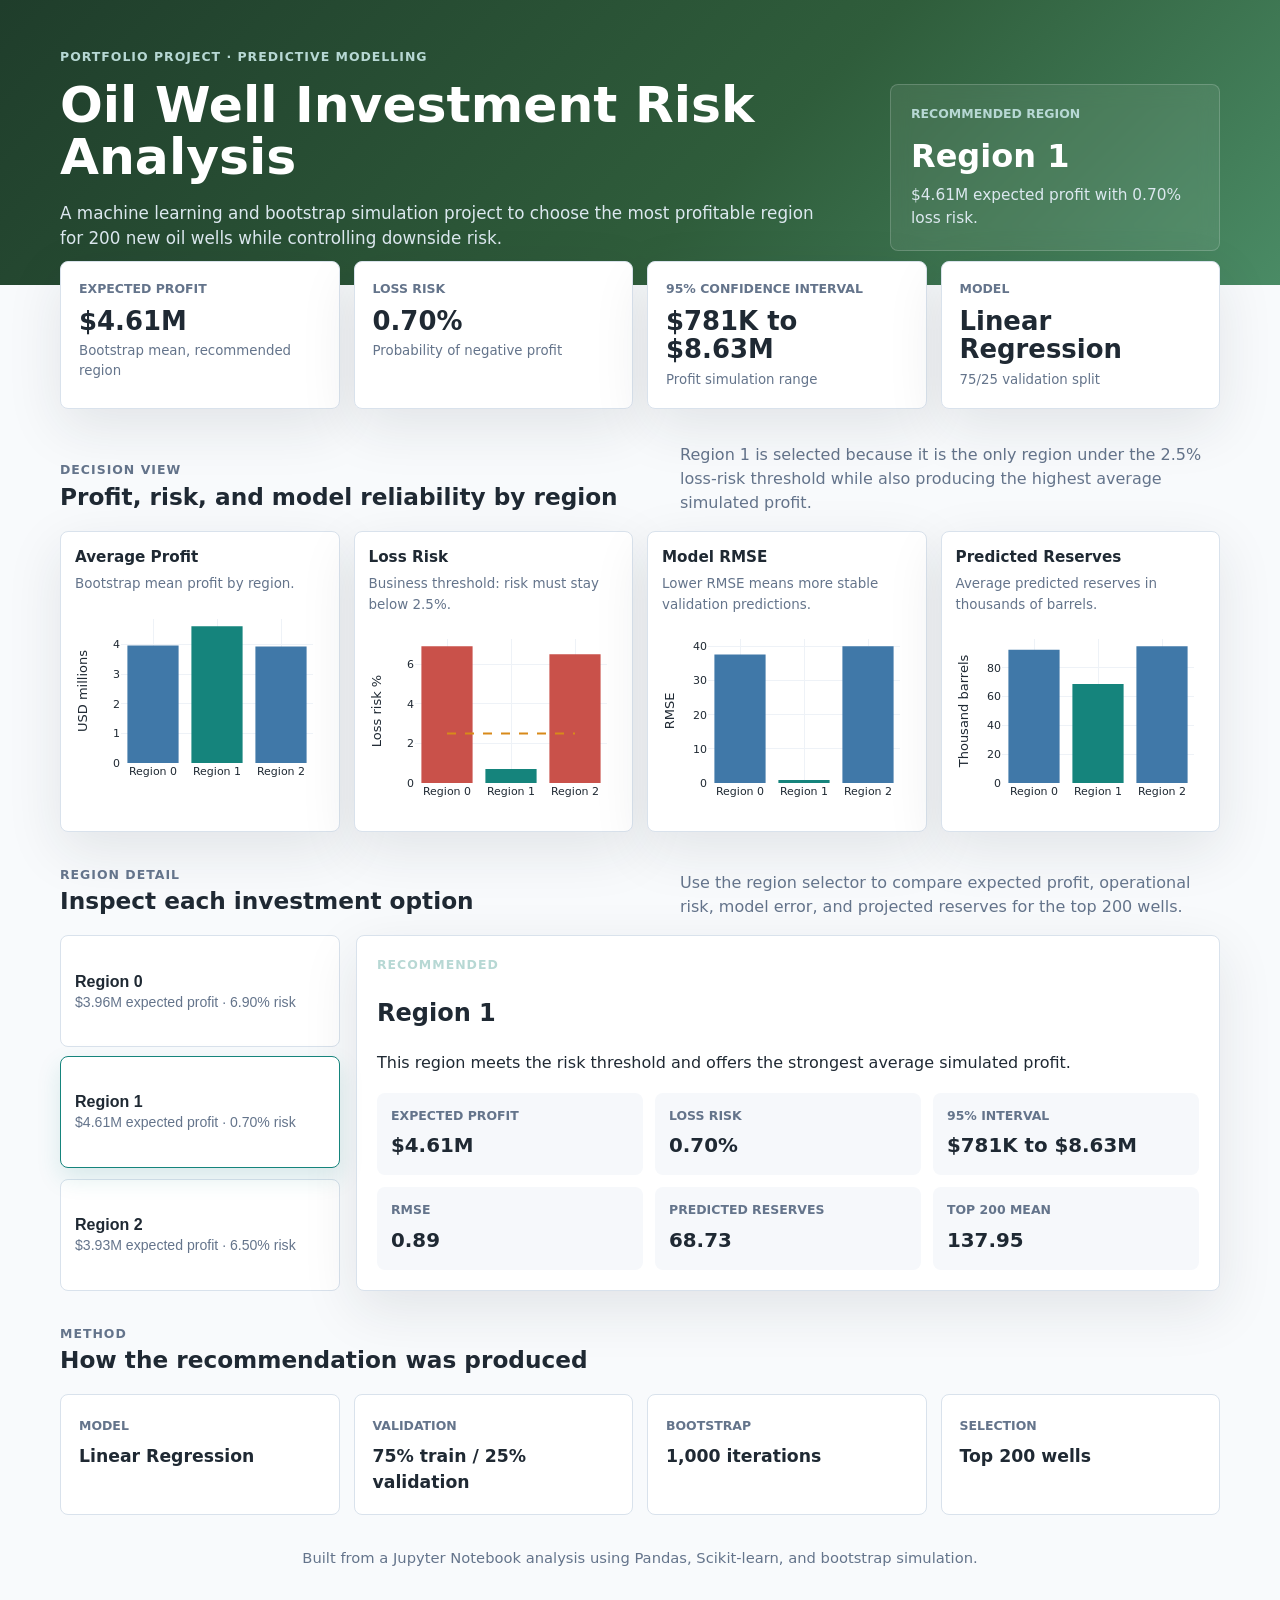
<file: dashboards/oil-well/index.html>
<!doctype html>
<html lang="en">
<head>
  <meta charset="utf-8">
  <meta name="viewport" content="width=device-width, initial-scale=1">
  <title>Oil Well Investment Risk Analysis</title>
  <script src="https://cdn.plot.ly/plotly-2.35.2.min.js"></script>
  <style>
    :root {
      --ink: #1f2933;
      --muted: #64748b;
      --line: #d9e2ec;
      --panel: #ffffff;
      --soft: #f6f8fb;
      --navy: #1f3d2b;
      --teal: #15847c;
      --amber: #d88a1a;
      --red: #c9514a;
      --blue: #4078a8;
      --shadow: 0 18px 55px rgba(31, 41, 51, 0.10);
    }

    * {
      box-sizing: border-box;
    }

    body {
      margin: 0;
      color: var(--ink);
      background: #f8fafc;
      font-family: Inter, ui-sans-serif, system-ui, -apple-system, BlinkMacSystemFont, "Segoe UI", sans-serif;
      line-height: 1.5;
    }

    .hero {
      background: linear-gradient(135deg, #1f3d2b 0%, #2f5d3b 58%, #4a8b65 100%);
      color: #ffffff;
      padding: 48px 20px 34px;
    }

    .wrap {
      width: min(1160px, calc(100% - 32px));
      margin: 0 auto;
    }

    .eyebrow {
      margin: 0 0 12px;
      color: #b7d8d4;
      font-size: 0.78rem;
      font-weight: 700;
      letter-spacing: 0.08em;
      text-transform: uppercase;
    }

    h1 {
      max-width: 820px;
      margin: 0;
      font-size: clamp(1.75rem, 4vw, 3.15rem);
      line-height: 1.03;
      font-weight: 800;
    }

    .hero-copy {
      max-width: 760px;
      margin: 18px 0 0;
      color: #dce8ef;
      font-size: 1.05rem;
    }

    .hero-grid {
      display: grid;
      grid-template-columns: minmax(0, 1fr) 330px;
      gap: 26px;
      align-items: end;
    }

    .decision-panel {
      border: 1px solid rgba(255, 255, 255, 0.18);
      border-radius: 8px;
      background: rgba(255, 255, 255, 0.08);
      padding: 20px;
      backdrop-filter: blur(10px);
    }

    .decision-label {
      margin: 0;
      color: #b7d8d4;
      font-size: 0.78rem;
      font-weight: 700;
      text-transform: uppercase;
    }

    .decision-value {
      margin: 8px 0 4px;
      font-size: 2rem;
      font-weight: 800;
    }

    .decision-note {
      margin: 0;
      color: #dce8ef;
      font-size: 0.96rem;
    }

    main {
      padding: 28px 0 56px;
    }

    .kpi-grid {
      display: grid;
      grid-template-columns: repeat(4, minmax(0, 1fr));
      gap: 14px;
      margin-top: -52px;
      position: relative;
      z-index: 2;
    }

    .kpi,
    .chart-card,
    .region-detail,
    .method-card {
      border: 1px solid var(--line);
      border-radius: 8px;
      background: var(--panel);
      box-shadow: var(--shadow);
    }

    .kpi {
      padding: 18px;
    }

    .kpi span {
      display: block;
      color: var(--muted);
      font-size: 0.78rem;
      font-weight: 700;
      text-transform: uppercase;
    }

    .kpi strong {
      display: block;
      margin-top: 8px;
      color: var(--ink);
      font-size: 1.62rem;
      line-height: 1.1;
    }

    .kpi small {
      display: block;
      margin-top: 6px;
      color: var(--muted);
    }

    .section-head {
      display: flex;
      justify-content: space-between;
      gap: 20px;
      align-items: end;
      margin: 34px 0 16px;
    }

    .section-head h2 {
      margin: 0;
      font-size: 1.45rem;
    }

    .section-head p {
      max-width: 540px;
      margin: 0;
      color: var(--muted);
    }

    .charts {
      display: grid;
      grid-template-columns: repeat(4, minmax(0, 1fr));
      gap: 14px;
    }

    .chart-card {
      min-height: 270px;
      padding: 14px;
    }

    .chart-title {
      margin: 0 0 6px;
      font-size: 0.95rem;
      font-weight: 800;
    }

    .chart-subtitle {
      margin: 0 0 12px;
      color: var(--muted);
      font-size: 0.84rem;
    }

    .plot {
      width: 100%;
      height: 190px;
    }

    .region-layout {
      display: grid;
      grid-template-columns: 280px minmax(0, 1fr);
      gap: 16px;
      margin-top: 16px;
    }

    .region-tabs {
      display: grid;
      gap: 10px;
    }

    .region-button {
      width: 100%;
      border: 1px solid var(--line);
      border-radius: 8px;
      background: #ffffff;
      color: var(--ink);
      cursor: pointer;
      padding: 14px;
      text-align: left;
      transition: border-color 160ms ease, transform 160ms ease, box-shadow 160ms ease;
    }

    .region-button:hover,
    .region-button.active {
      border-color: var(--teal);
      box-shadow: 0 10px 24px rgba(21, 132, 124, 0.14);
      transform: translateY(-1px);
    }

    .region-button strong {
      display: block;
      font-size: 1rem;
    }

    .region-button span {
      display: block;
      margin-top: 3px;
      color: var(--muted);
      font-size: 0.88rem;
    }

    .region-detail {
      padding: 20px;
    }

    .detail-grid {
      display: grid;
      grid-template-columns: repeat(3, minmax(0, 1fr));
      gap: 12px;
      margin-top: 18px;
    }

    .detail-item {
      border-radius: 8px;
      background: var(--soft);
      padding: 14px;
    }

    .detail-item span {
      display: block;
      color: var(--muted);
      font-size: 0.78rem;
      font-weight: 700;
      text-transform: uppercase;
    }

    .detail-item strong {
      display: block;
      margin-top: 6px;
      font-size: 1.24rem;
    }

    .method-grid {
      display: grid;
      grid-template-columns: repeat(4, minmax(0, 1fr));
      gap: 14px;
      margin-top: 16px;
    }

    .method-card {
      padding: 18px;
      box-shadow: none;
    }

    .method-card span {
      color: var(--muted);
      font-size: 0.78rem;
      font-weight: 700;
      text-transform: uppercase;
    }

    .method-card strong {
      display: block;
      margin-top: 7px;
      font-size: 1.08rem;
    }

    .footer-note {
      margin-top: 32px;
      color: var(--muted);
      font-size: 0.92rem;
      text-align: center;
    }

    @media (max-width: 1100px) {
      .charts {
        grid-template-columns: repeat(2, minmax(0, 1fr));
      }
    }

    @media (max-width: 900px) {
      .hero-grid,
      .region-layout,
      .kpi-grid,
      .method-grid,
      .charts {
        grid-template-columns: 1fr;
      }

      .kpi-grid {
        margin-top: -24px;
      }

      .section-head {
        display: block;
      }

      .section-head p {
        margin-top: 8px;
      }

      .detail-grid {
        grid-template-columns: 1fr;
      }

    }
  </style>
</head>
<body>
  <header class="hero">
    <div class="wrap hero-grid">
      <div>
        <p class="eyebrow">Portfolio Project · Predictive Modelling</p>
        <h1>Oil Well Investment Risk Analysis</h1>
        <p class="hero-copy">
          A machine learning and bootstrap simulation project to choose the most profitable region for 200 new oil wells while controlling downside risk.
        </p>
      </div>
      <aside class="decision-panel" aria-label="Investment recommendation">
        <p class="decision-label">Recommended Region</p>
        <p class="decision-value" id="recommendedRegion">Region 1</p>
        <p class="decision-note" id="recommendedNote">Lowest loss risk with the strongest expected profit.</p>
      </aside>
    </div>
  </header>

  <main class="wrap">
    <section class="kpi-grid" aria-label="Key project metrics">
      <div class="kpi">
        <span>Expected Profit</span>
        <strong id="kpiProfit">$4.61M</strong>
        <small>Bootstrap mean, recommended region</small>
      </div>
      <div class="kpi">
        <span>Loss Risk</span>
        <strong id="kpiRisk">0.70%</strong>
        <small>Probability of negative profit</small>
      </div>
      <div class="kpi">
        <span>95% Confidence Interval</span>
        <strong id="kpiInterval">$0.78M to $8.63M</strong>
        <small>Profit simulation range</small>
      </div>
      <div class="kpi">
        <span>Model</span>
        <strong>Linear Regression</strong>
        <small>75/25 validation split</small>
      </div>
    </section>

    <section>
      <div class="section-head">
        <div>
          <p class="eyebrow">Decision View</p>
          <h2>Profit, risk, and model reliability by region</h2>
        </div>
        <p>
          Region 1 is selected because it is the only region under the 2.5% loss-risk threshold while also producing the highest average simulated profit.
        </p>
      </div>

      <div class="charts">
        <article class="chart-card">
          <h3 class="chart-title">Average Profit</h3>
          <p class="chart-subtitle">Bootstrap mean profit by region.</p>
          <div id="profitChart" class="plot"></div>
        </article>

        <article class="chart-card">
          <h3 class="chart-title">Loss Risk</h3>
          <p class="chart-subtitle">Business threshold: risk must stay below 2.5%.</p>
          <div id="riskChart" class="plot"></div>
        </article>

        <article class="chart-card">
          <h3 class="chart-title">Model RMSE</h3>
          <p class="chart-subtitle">Lower RMSE means more stable validation predictions.</p>
          <div id="rmseChart" class="plot"></div>
        </article>

        <article class="chart-card">
          <h3 class="chart-title">Predicted Reserves</h3>
          <p class="chart-subtitle">Average predicted reserves in thousands of barrels.</p>
          <div id="reservesChart" class="plot"></div>
        </article>
      </div>
    </section>

    <section>
      <div class="section-head">
        <div>
          <p class="eyebrow">Region Detail</p>
          <h2>Inspect each investment option</h2>
        </div>
        <p>
          Use the region selector to compare expected profit, operational risk, model error, and projected reserves for the top 200 wells.
        </p>
      </div>

      <div class="region-layout">
        <div class="region-tabs" id="regionTabs" aria-label="Select region"></div>
        <article class="region-detail" id="regionDetail"></article>
      </div>
    </section>

    <section>
      <div class="section-head">
        <div>
          <p class="eyebrow">Method</p>
          <h2>How the recommendation was produced</h2>
        </div>
      </div>

      <div class="method-grid">
        <div class="method-card">
          <span>Model</span>
          <strong id="methodModel">Linear Regression</strong>
        </div>
        <div class="method-card">
          <span>Validation</span>
          <strong id="methodSplit">75% train / 25% validation</strong>
        </div>
        <div class="method-card">
          <span>Bootstrap</span>
          <strong id="methodBootstrap">1,000 iterations</strong>
        </div>
        <div class="method-card">
          <span>Selection</span>
          <strong id="methodWells">Top 200 wells</strong>
        </div>
      </div>
    </section>

    <p class="footer-note">
      Built from a Jupyter Notebook analysis using Pandas, Scikit-learn, and bootstrap simulation.
    </p>
  </main>

  <script>
    const fallbackResults = {
      project: {
        title: "Oil Well Investment Risk Analysis",
        recommended_region: "Region 1",
        model: "Linear Regression",
        validation_split: "75% train / 25% validation",
        bootstrap_iterations: 1000,
        selected_wells: 200
      },
      regions: [
        {
          id: "region-0",
          name: "Region 0",
          recommended: false,
          mean_predicted_reserves: 92.59,
          rmse: 37.58,
          top_200_mean_reserves: 148.01,
          bootstrap_mean_profit_usd: 3961649.85,
          confidence_interval_95_usd: [-1112155.46, 9097669.42],
          loss_risk_pct: 6.9
        },
        {
          id: "region-1",
          name: "Region 1",
          recommended: true,
          mean_predicted_reserves: 68.73,
          rmse: 0.89,
          top_200_mean_reserves: 137.95,
          bootstrap_mean_profit_usd: 4611558.05,
          confidence_interval_95_usd: [780508.1, 8629520.56],
          loss_risk_pct: 0.7
        },
        {
          id: "region-2",
          name: "Region 2",
          recommended: false,
          mean_predicted_reserves: 94.97,
          rmse: 40.03,
          top_200_mean_reserves: 141.23,
          bootstrap_mean_profit_usd: 3929504.55,
          confidence_interval_95_usd: [-1122276.46, 9345629.39],
          loss_risk_pct: 6.5
        }
      ]
    };

    const palette = {
      navy: "#203040",
      teal: "#15847c",
      amber: "#d88a1a",
      red: "#c9514a",
      blue: "#4078a8",
      muted: "#64748b",
      line: "#d9e2ec"
    };

    const formatMoney = (value) => {
      const abs = Math.abs(value);
      const sign = value < 0 ? "-" : "";
      if (abs >= 1_000_000) return `${sign}$${(abs / 1_000_000).toFixed(2)}M`;
      if (abs >= 1_000) return `${sign}$${(abs / 1_000).toFixed(0)}K`;
      return `${sign}$${abs.toFixed(0)}`;
    };

    const formatNumber = (value) => Number(value).toLocaleString("en-US", {
      maximumFractionDigits: 2
    });

    const baseLayout = {
      margin: { t: 12, r: 12, b: 34, l: 46 },
      paper_bgcolor: "rgba(0,0,0,0)",
      plot_bgcolor: "rgba(0,0,0,0)",
      font: { family: "Inter, system-ui, sans-serif", color: "#1f2933", size: 11 },
      xaxis: { zeroline: false, gridcolor: "#eef2f7" },
      yaxis: { zeroline: false, gridcolor: "#eef2f7" },
      showlegend: false
    };

    const chartConfig = {
      displayModeBar: false,
      responsive: true
    };

    function regionColors(regions) {
      return regions.map((region) => region.recommended ? palette.teal : palette.blue);
    }

    function updateKpis(results) {
      const recommended = results.regions.find((region) => region.recommended) || results.regions[0];
      const interval = recommended.confidence_interval_95_usd;
      document.getElementById("recommendedRegion").textContent = recommended.name;
      document.getElementById("recommendedNote").textContent = `${formatMoney(recommended.bootstrap_mean_profit_usd)} expected profit with ${recommended.loss_risk_pct.toFixed(2)}% loss risk.`;
      document.getElementById("kpiProfit").textContent = formatMoney(recommended.bootstrap_mean_profit_usd);
      document.getElementById("kpiRisk").textContent = `${recommended.loss_risk_pct.toFixed(2)}%`;
      document.getElementById("kpiInterval").textContent = `${formatMoney(interval[0])} to ${formatMoney(interval[1])}`;
      document.getElementById("methodModel").textContent = results.project.model;
      document.getElementById("methodSplit").textContent = results.project.validation_split;
      document.getElementById("methodBootstrap").textContent = `${formatNumber(results.project.bootstrap_iterations)} iterations`;
      document.getElementById("methodWells").textContent = `Top ${results.project.selected_wells} wells`;
    }

    function renderCharts(results) {
      const regions = results.regions;
      const names = regions.map((region) => region.name);
      const colors = regionColors(regions);

      Plotly.newPlot("profitChart", [{
        type: "bar",
        x: names,
        y: regions.map((region) => region.bootstrap_mean_profit_usd / 1_000_000),
        marker: { color: colors },
        hovertemplate: "%{x}<br>Expected profit: $%{y:.2f}M<extra></extra>"
      }], {
        ...baseLayout,
        yaxis: { ...baseLayout.yaxis, title: "USD millions" }
      }, chartConfig);

      Plotly.newPlot("riskChart", [
        {
          type: "bar",
          x: names,
          y: regions.map((region) => region.loss_risk_pct),
          marker: { color: regions.map((region) => region.loss_risk_pct <= 2.5 ? palette.teal : palette.red) },
          hovertemplate: "%{x}<br>Loss risk: %{y:.2f}%<extra></extra>"
        },
        {
          type: "scatter",
          x: names,
          y: names.map(() => 2.5),
          mode: "lines",
          line: { color: palette.amber, dash: "dash", width: 2 },
          hovertemplate: "Risk threshold: 2.5%<extra></extra>"
        }
      ], {
        ...baseLayout,
        yaxis: { ...baseLayout.yaxis, title: "Loss risk %" }
      }, chartConfig);

      Plotly.newPlot("rmseChart", [{
        type: "bar",
        x: names,
        y: regions.map((region) => region.rmse),
        marker: { color: colors },
        hovertemplate: "%{x}<br>RMSE: %{y:.2f}<extra></extra>"
      }], {
        ...baseLayout,
        yaxis: { ...baseLayout.yaxis, title: "RMSE" }
      }, chartConfig);

      Plotly.newPlot("reservesChart", [{
        type: "bar",
        x: names,
        y: regions.map((region) => region.mean_predicted_reserves),
        marker: { color: colors },
        hovertemplate: "%{x}<br>Avg predicted reserves: %{y:.2f}<extra></extra>"
      }], {
        ...baseLayout,
        yaxis: { ...baseLayout.yaxis, title: "Thousand barrels" }
      }, chartConfig);
    }

    function renderRegionTabs(results) {
      const tabs = document.getElementById("regionTabs");
      tabs.innerHTML = "";
      results.regions.forEach((region, index) => {
        const button = document.createElement("button");
        button.className = `region-button${region.recommended ? " active" : ""}`;
        button.type = "button";
        button.innerHTML = `<strong>${region.name}</strong><span>${formatMoney(region.bootstrap_mean_profit_usd)} expected profit · ${region.loss_risk_pct.toFixed(2)}% risk</span>`;
        button.addEventListener("click", () => {
          document.querySelectorAll(".region-button").forEach((item) => item.classList.remove("active"));
          button.classList.add("active");
          renderRegionDetail(region);
        });
        tabs.appendChild(button);
        if (index === 0 && !results.regions.some((item) => item.recommended)) {
          button.classList.add("active");
        }
      });
      renderRegionDetail(results.regions.find((region) => region.recommended) || results.regions[0]);
    }

    function renderRegionDetail(region) {
      const interval = region.confidence_interval_95_usd;
      document.getElementById("regionDetail").innerHTML = `
        <p class="eyebrow">${region.recommended ? "Recommended" : "Alternative"}</p>
        <h2>${region.name}</h2>
        <p>${region.recommended
          ? "This region meets the risk threshold and offers the strongest average simulated profit."
          : "This region has attractive reserve potential, but its simulated loss risk is above the business threshold."}</p>
        <div class="detail-grid">
          <div class="detail-item"><span>Expected Profit</span><strong>${formatMoney(region.bootstrap_mean_profit_usd)}</strong></div>
          <div class="detail-item"><span>Loss Risk</span><strong>${region.loss_risk_pct.toFixed(2)}%</strong></div>
          <div class="detail-item"><span>95% Interval</span><strong>${formatMoney(interval[0])} to ${formatMoney(interval[1])}</strong></div>
          <div class="detail-item"><span>RMSE</span><strong>${region.rmse.toFixed(2)}</strong></div>
          <div class="detail-item"><span>Predicted Reserves</span><strong>${region.mean_predicted_reserves.toFixed(2)}</strong></div>
          <div class="detail-item"><span>Top 200 Mean</span><strong>${region.top_200_mean_reserves.toFixed(2)}</strong></div>
        </div>
      `;
    }

    async function loadResults() {
      try {
        const response = await fetch("results.json", { cache: "no-store" });
        if (!response.ok) throw new Error("results.json not available");
        return await response.json();
      } catch (error) {
        return fallbackResults;
      }
    }

    loadResults().then((results) => {
      updateKpis(results);
      renderCharts(results);
      renderRegionTabs(results);
    });
  </script>
</body>
</html>
</file>
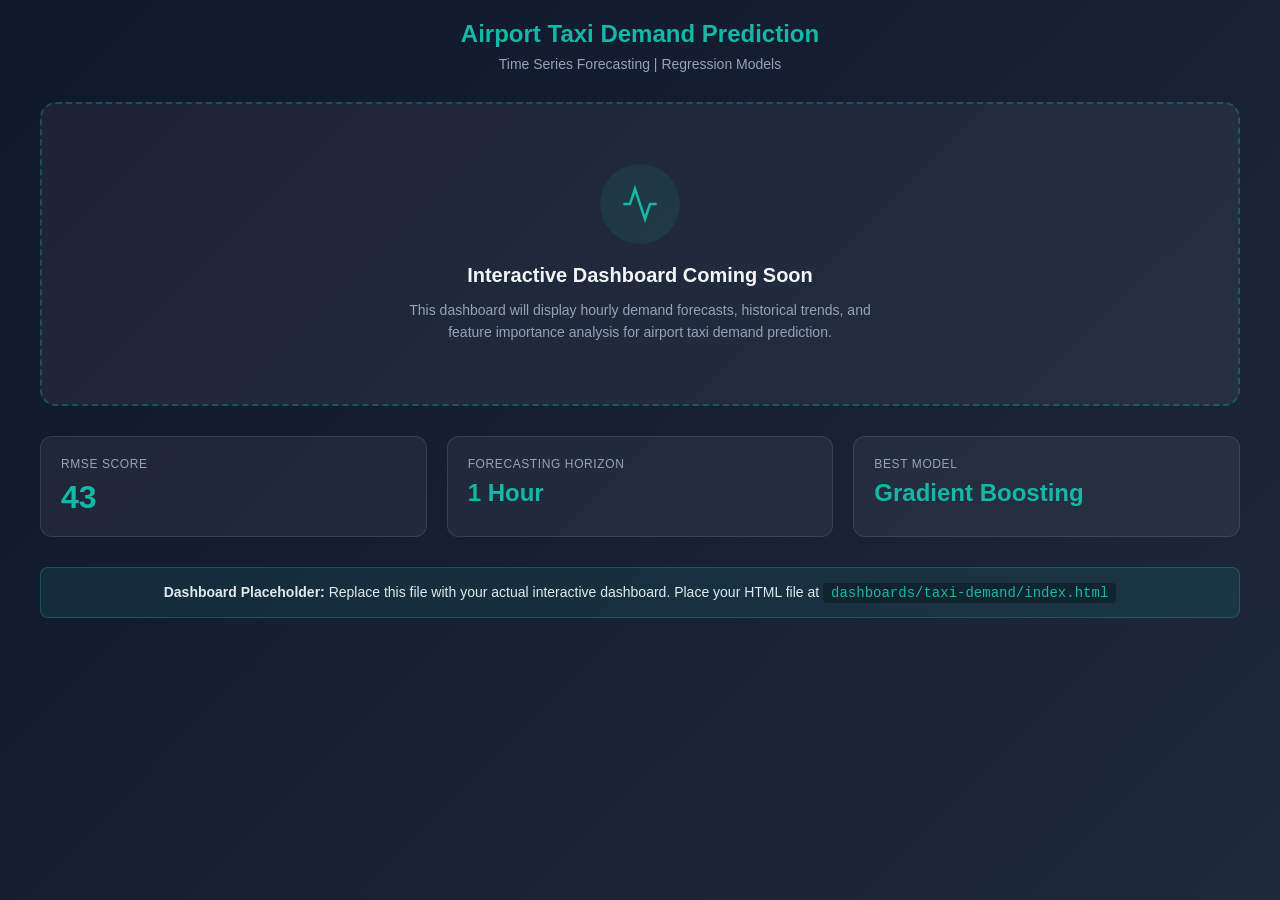
<file: dashboards/taxi-demand/index.html>
<!DOCTYPE html>
<html lang="en">
<head>
    <meta charset="UTF-8">
    <meta name="viewport" content="width=device-width, initial-scale=1.0">
    <title>Airport Taxi Demand Prediction - Dashboard</title>
    <style>
        * { margin: 0; padding: 0; box-sizing: border-box; }
        body {
            font-family: -apple-system, BlinkMacSystemFont, 'Segoe UI', Roboto, sans-serif;
            background: linear-gradient(135deg, #0f172a 0%, #1e293b 100%);
            min-height: 100vh;
            color: #e2e8f0;
            padding: 20px;
        }
        .dashboard {
            max-width: 1200px;
            margin: 0 auto;
        }
        .dashboard-header {
            text-align: center;
            margin-bottom: 30px;
        }
        .dashboard-title {
            font-size: 1.5rem;
            font-weight: 700;
            color: #14b8a6;
            margin-bottom: 8px;
        }
        .dashboard-subtitle {
            font-size: 0.875rem;
            color: #94a3b8;
        }
        .placeholder {
            background: rgba(255, 255, 255, 0.05);
            border: 2px dashed rgba(20, 184, 166, 0.3);
            border-radius: 16px;
            padding: 60px 40px;
            text-align: center;
            margin-bottom: 30px;
        }
        .placeholder-icon {
            width: 80px;
            height: 80px;
            margin: 0 auto 20px;
            background: rgba(20, 184, 166, 0.1);
            border-radius: 50%;
            display: flex;
            align-items: center;
            justify-content: center;
        }
        .placeholder-icon svg {
            width: 40px;
            height: 40px;
            stroke: #14b8a6;
        }
        .placeholder h3 {
            font-size: 1.25rem;
            color: #f1f5f9;
            margin-bottom: 12px;
        }
        .placeholder p {
            font-size: 0.875rem;
            color: #94a3b8;
            max-width: 500px;
            margin: 0 auto;
            line-height: 1.6;
        }
        .metrics-grid {
            display: grid;
            grid-template-columns: repeat(auto-fit, minmax(200px, 1fr));
            gap: 20px;
            margin-bottom: 30px;
        }
        .metric-card {
            background: rgba(255, 255, 255, 0.05);
            border: 1px solid rgba(255, 255, 255, 0.1);
            border-radius: 12px;
            padding: 20px;
        }
        .metric-label {
            font-size: 0.75rem;
            color: #94a3b8;
            text-transform: uppercase;
            letter-spacing: 0.05em;
            margin-bottom: 8px;
        }
        .metric-value {
            font-size: 2rem;
            font-weight: 700;
            color: #14b8a6;
        }
        .metric-unit {
            font-size: 0.875rem;
            color: #94a3b8;
            margin-left: 4px;
        }
        .note {
            background: rgba(20, 184, 166, 0.1);
            border: 1px solid rgba(20, 184, 166, 0.3);
            border-radius: 8px;
            padding: 16px;
            font-size: 0.875rem;
            color: #e2e8f0;
            text-align: center;
        }
        .note code {
            background: rgba(0, 0, 0, 0.3);
            padding: 2px 8px;
            border-radius: 4px;
            font-family: 'Courier New', monospace;
            color: #14b8a6;
        }
    </style>
</head>
<body>
    <div class="dashboard">
        <div class="dashboard-header">
            <h1 class="dashboard-title">Airport Taxi Demand Prediction</h1>
            <p class="dashboard-subtitle">Time Series Forecasting | Regression Models</p>
        </div>
        
        <div class="placeholder">
            <div class="placeholder-icon">
                <svg fill="none" stroke="currentColor" stroke-width="1.5" viewBox="0 0 24 24">
                    <polyline points="22 12 18 12 15 21 9 3 6 12 2 12"/>
                </svg>
            </div>
            <h3>Interactive Dashboard Coming Soon</h3>
            <p>
                This dashboard will display hourly demand forecasts, historical trends, 
                and feature importance analysis for airport taxi demand prediction.
            </p>
        </div>
        
        <div class="metrics-grid">
            <div class="metric-card">
                <div class="metric-label">RMSE Score</div>
                <div class="metric-value">43</div>
            </div>
            <div class="metric-card">
                <div class="metric-label">Forecasting Horizon</div>
                <div class="metric-value" style="font-size: 1.5rem;">1 Hour</div>
            </div>
            <div class="metric-card">
                <div class="metric-label">Best Model</div>
                <div class="metric-value" style="font-size: 1.5rem;">Gradient Boosting</div>
            </div>
        </div>
        
        <div class="note">
            <strong>Dashboard Placeholder:</strong> Replace this file with your actual interactive dashboard.
            Place your HTML file at <code>dashboards/taxi-demand/index.html</code>
        </div>
    </div>
</body>
</html>
</file>
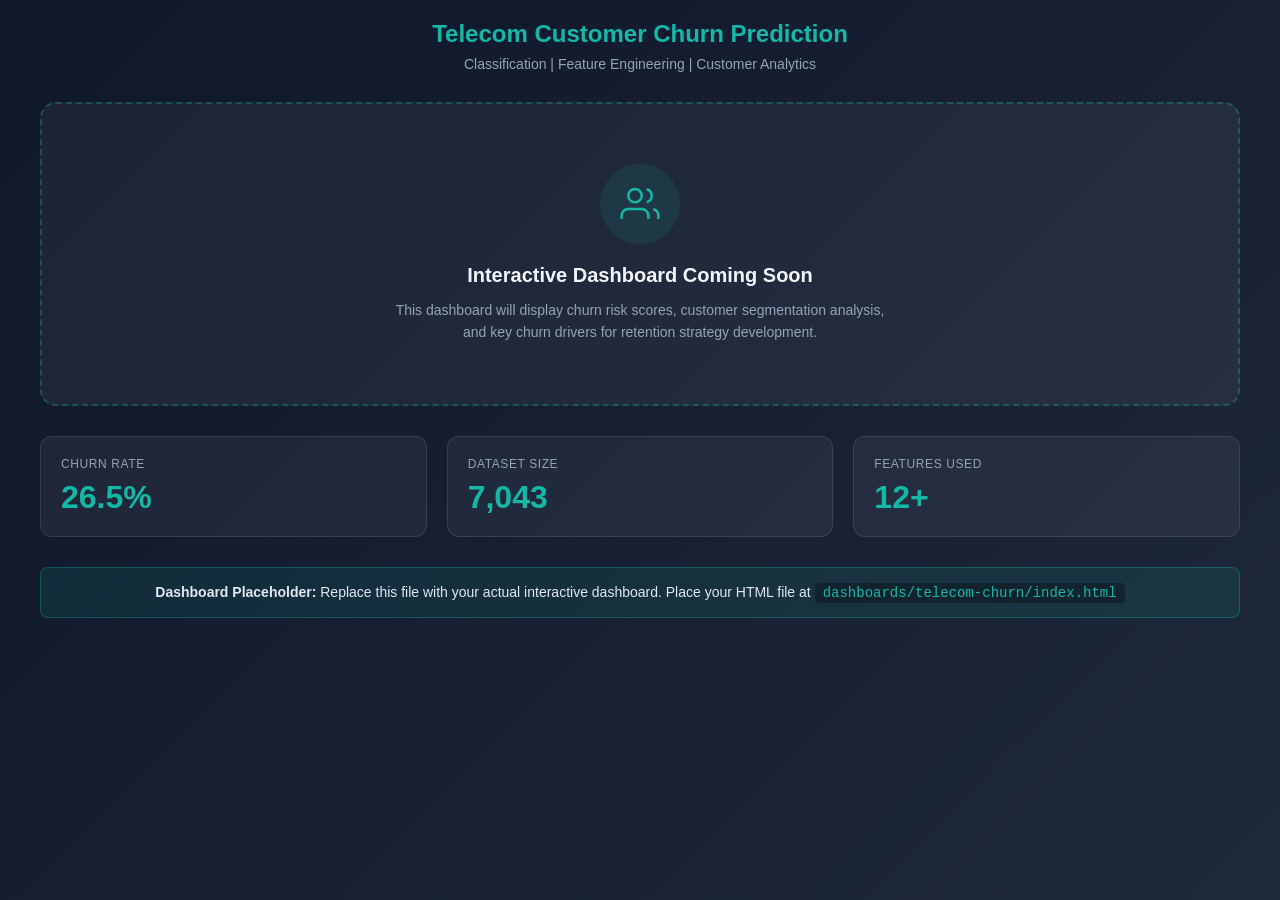
<file: dashboards/telecom-churn/index.html>
<!DOCTYPE html>
<html lang="en">
<head>
    <meta charset="UTF-8">
    <meta name="viewport" content="width=device-width, initial-scale=1.0">
    <title>Telecom Customer Churn Prediction - Dashboard</title>
    <style>
        * { margin: 0; padding: 0; box-sizing: border-box; }
        body {
            font-family: -apple-system, BlinkMacSystemFont, 'Segoe UI', Roboto, sans-serif;
            background: linear-gradient(135deg, #0f172a 0%, #1e293b 100%);
            min-height: 100vh;
            color: #e2e8f0;
            padding: 20px;
        }
        .dashboard {
            max-width: 1200px;
            margin: 0 auto;
        }
        .dashboard-header {
            text-align: center;
            margin-bottom: 30px;
        }
        .dashboard-title {
            font-size: 1.5rem;
            font-weight: 700;
            color: #14b8a6;
            margin-bottom: 8px;
        }
        .dashboard-subtitle {
            font-size: 0.875rem;
            color: #94a3b8;
        }
        .placeholder {
            background: rgba(255, 255, 255, 0.05);
            border: 2px dashed rgba(20, 184, 166, 0.3);
            border-radius: 16px;
            padding: 60px 40px;
            text-align: center;
            margin-bottom: 30px;
        }
        .placeholder-icon {
            width: 80px;
            height: 80px;
            margin: 0 auto 20px;
            background: rgba(20, 184, 166, 0.1);
            border-radius: 50%;
            display: flex;
            align-items: center;
            justify-content: center;
        }
        .placeholder-icon svg {
            width: 40px;
            height: 40px;
            stroke: #14b8a6;
        }
        .placeholder h3 {
            font-size: 1.25rem;
            color: #f1f5f9;
            margin-bottom: 12px;
        }
        .placeholder p {
            font-size: 0.875rem;
            color: #94a3b8;
            max-width: 500px;
            margin: 0 auto;
            line-height: 1.6;
        }
        .metrics-grid {
            display: grid;
            grid-template-columns: repeat(auto-fit, minmax(200px, 1fr));
            gap: 20px;
            margin-bottom: 30px;
        }
        .metric-card {
            background: rgba(255, 255, 255, 0.05);
            border: 1px solid rgba(255, 255, 255, 0.1);
            border-radius: 12px;
            padding: 20px;
        }
        .metric-label {
            font-size: 0.75rem;
            color: #94a3b8;
            text-transform: uppercase;
            letter-spacing: 0.05em;
            margin-bottom: 8px;
        }
        .metric-value {
            font-size: 2rem;
            font-weight: 700;
            color: #14b8a6;
        }
        .note {
            background: rgba(20, 184, 166, 0.1);
            border: 1px solid rgba(20, 184, 166, 0.3);
            border-radius: 8px;
            padding: 16px;
            font-size: 0.875rem;
            color: #e2e8f0;
            text-align: center;
        }
        .note code {
            background: rgba(0, 0, 0, 0.3);
            padding: 2px 8px;
            border-radius: 4px;
            font-family: 'Courier New', monospace;
            color: #14b8a6;
        }
    </style>
</head>
<body>
    <div class="dashboard">
        <div class="dashboard-header">
            <h1 class="dashboard-title">Telecom Customer Churn Prediction</h1>
            <p class="dashboard-subtitle">Classification | Feature Engineering | Customer Analytics</p>
        </div>
        
        <div class="placeholder">
            <div class="placeholder-icon">
                <svg fill="none" stroke="currentColor" stroke-width="1.5" viewBox="0 0 24 24">
                    <path d="M17 21v-2a4 4 0 0 0-4-4H5a4 4 0 0 0-4 4v2"/>
                    <circle cx="9" cy="7" r="4"/>
                    <path d="M23 21v-2a4 4 0 0 0-3-3.87"/>
                    <path d="M16 3.13a4 4 0 0 1 0 7.75"/>
                </svg>
            </div>
            <h3>Interactive Dashboard Coming Soon</h3>
            <p>
                This dashboard will display churn risk scores, customer segmentation analysis, 
                and key churn drivers for retention strategy development.
            </p>
        </div>
        
        <div class="metrics-grid">
            <div class="metric-card">
                <div class="metric-label">Churn Rate</div>
                <div class="metric-value">26.5%</div>
            </div>
            <div class="metric-card">
                <div class="metric-label">Dataset Size</div>
                <div class="metric-value">7,043</div>
            </div>
            <div class="metric-card">
                <div class="metric-label">Features Used</div>
                <div class="metric-value">12+</div>
            </div>
        </div>
        
        <div class="note">
            <strong>Dashboard Placeholder:</strong> Replace this file with your actual interactive dashboard.
            Place your HTML file at <code>dashboards/telecom-churn/index.html</code>
        </div>
    </div>
</body>
</html>
</file>
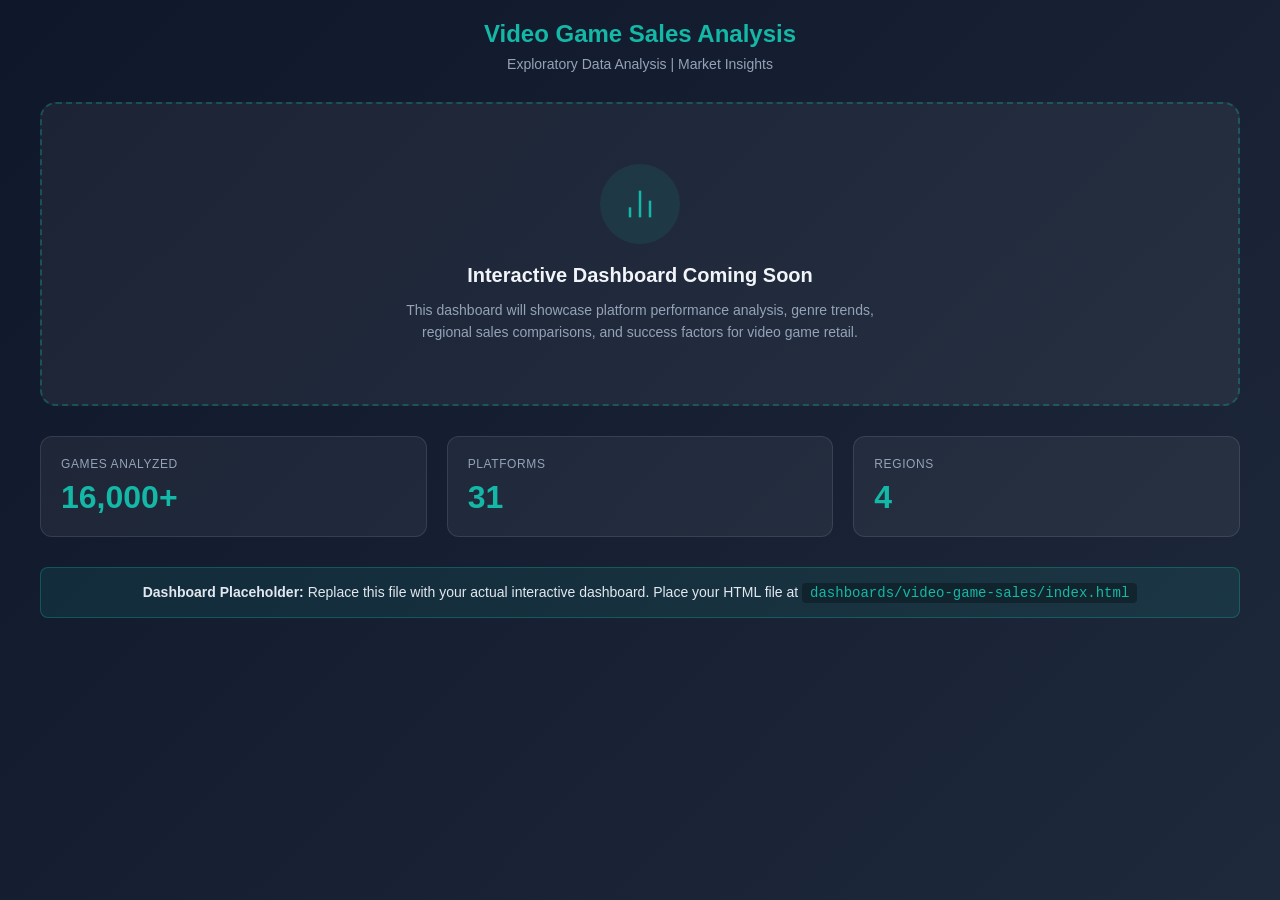
<file: dashboards/video-game-sales/index.html>
<!DOCTYPE html>
<html lang="en">
<head>
    <meta charset="UTF-8">
    <meta name="viewport" content="width=device-width, initial-scale=1.0">
    <title>Video Game Sales Analysis - Dashboard</title>
    <style>
        * { margin: 0; padding: 0; box-sizing: border-box; }
        body {
            font-family: -apple-system, BlinkMacSystemFont, 'Segoe UI', Roboto, sans-serif;
            background: linear-gradient(135deg, #0f172a 0%, #1e293b 100%);
            min-height: 100vh;
            color: #e2e8f0;
            padding: 20px;
        }
        .dashboard {
            max-width: 1200px;
            margin: 0 auto;
        }
        .dashboard-header {
            text-align: center;
            margin-bottom: 30px;
        }
        .dashboard-title {
            font-size: 1.5rem;
            font-weight: 700;
            color: #14b8a6;
            margin-bottom: 8px;
        }
        .dashboard-subtitle {
            font-size: 0.875rem;
            color: #94a3b8;
        }
        .placeholder {
            background: rgba(255, 255, 255, 0.05);
            border: 2px dashed rgba(20, 184, 166, 0.3);
            border-radius: 16px;
            padding: 60px 40px;
            text-align: center;
            margin-bottom: 30px;
        }
        .placeholder-icon {
            width: 80px;
            height: 80px;
            margin: 0 auto 20px;
            background: rgba(20, 184, 166, 0.1);
            border-radius: 50%;
            display: flex;
            align-items: center;
            justify-content: center;
        }
        .placeholder-icon svg {
            width: 40px;
            height: 40px;
            stroke: #14b8a6;
        }
        .placeholder h3 {
            font-size: 1.25rem;
            color: #f1f5f9;
            margin-bottom: 12px;
        }
        .placeholder p {
            font-size: 0.875rem;
            color: #94a3b8;
            max-width: 500px;
            margin: 0 auto;
            line-height: 1.6;
        }
        .metrics-grid {
            display: grid;
            grid-template-columns: repeat(auto-fit, minmax(200px, 1fr));
            gap: 20px;
            margin-bottom: 30px;
        }
        .metric-card {
            background: rgba(255, 255, 255, 0.05);
            border: 1px solid rgba(255, 255, 255, 0.1);
            border-radius: 12px;
            padding: 20px;
        }
        .metric-label {
            font-size: 0.75rem;
            color: #94a3b8;
            text-transform: uppercase;
            letter-spacing: 0.05em;
            margin-bottom: 8px;
        }
        .metric-value {
            font-size: 2rem;
            font-weight: 700;
            color: #14b8a6;
        }
        .note {
            background: rgba(20, 184, 166, 0.1);
            border: 1px solid rgba(20, 184, 166, 0.3);
            border-radius: 8px;
            padding: 16px;
            font-size: 0.875rem;
            color: #e2e8f0;
            text-align: center;
        }
        .note code {
            background: rgba(0, 0, 0, 0.3);
            padding: 2px 8px;
            border-radius: 4px;
            font-family: 'Courier New', monospace;
            color: #14b8a6;
        }
    </style>
</head>
<body>
    <div class="dashboard">
        <div class="dashboard-header">
            <h1 class="dashboard-title">Video Game Sales Analysis</h1>
            <p class="dashboard-subtitle">Exploratory Data Analysis | Market Insights</p>
        </div>
        
        <div class="placeholder">
            <div class="placeholder-icon">
                <svg fill="none" stroke="currentColor" stroke-width="1.5" viewBox="0 0 24 24">
                    <line x1="18" y1="20" x2="18" y2="10"/>
                    <line x1="12" y1="20" x2="12" y2="4"/>
                    <line x1="6" y1="20" x2="6" y2="14"/>
                </svg>
            </div>
            <h3>Interactive Dashboard Coming Soon</h3>
            <p>
                This dashboard will showcase platform performance analysis, genre trends, 
                regional sales comparisons, and success factors for video game retail.
            </p>
        </div>
        
        <div class="metrics-grid">
            <div class="metric-card">
                <div class="metric-label">Games Analyzed</div>
                <div class="metric-value">16,000+</div>
            </div>
            <div class="metric-card">
                <div class="metric-label">Platforms</div>
                <div class="metric-value">31</div>
            </div>
            <div class="metric-card">
                <div class="metric-label">Regions</div>
                <div class="metric-value">4</div>
            </div>
        </div>
        
        <div class="note">
            <strong>Dashboard Placeholder:</strong> Replace this file with your actual interactive dashboard.
            Place your HTML file at <code>dashboards/video-game-sales/index.html</code>
        </div>
    </div>
</body>
</html>
</file>
<file: styles.css>
@import url('https://fonts.googleapis.com/css2?family=DM+Sans:ital,opsz,wght@0,9..40,300;0,9..40,400;0,9..40,500;0,9..40,600;0,9..40,700;1,9..40,400&display=swap');

:root {
    --bg-primary: #F5F3EE;
    --bg-secondary: #FFFFFF;
    --bg-tertiary: #EFECE6;
    --bg-card: #FDFCF9;
    --bg-cream: #FAF8F5;
    
    --text-primary: #1F3D2B;
    --text-secondary: #4B5D4F;
    --text-muted: #7A8B7D;
    
    --accent-green: #4A8B65;
    --accent-green-light: #6BAF8F;
    --accent-green-bg: #E8F2ED;
    --accent-forest: #1F3D2B;
    --accent-forest-mid: #2F5D3B;
    --accent-forest-bg: #E0EBE3;
    --accent-clay: #B89B6A;
    --accent-clay-bg: #F5F0E8;
    
    --shadow-soft: 0 2px 16px rgba(31, 61, 43, 0.08);
    --shadow-hover: 0 8px 32px rgba(31, 61, 43, 0.12);
    --shadow-card: 0 2px 12px rgba(31, 61, 43, 0.06);
    --shadow-card-hover: 0 16px 48px rgba(31, 61, 43, 0.12);
    
    --radius-sm: 12px;
    --radius-md: 16px;
    --radius-lg: 20px;
    --radius-xl: 28px;
    --radius-full: 9999px;
    
    --font-primary: 'DM Sans', -apple-system, BlinkMacSystemFont, sans-serif;
    
    --spacing-xs: 0.25rem;
    --spacing-sm: 0.5rem;
    --spacing-md: 1rem;
    --spacing-lg: 1.5rem;
    --spacing-xl: 2.5rem;
    --spacing-2xl: 4rem;
    --spacing-3xl: 6rem;
    
    --navbar-height: 80px;
    --container-max: 1100px;
}

*, *::before, *::after {
    margin: 0;
    padding: 0;
    box-sizing: border-box;
}

html {
    scroll-behavior: smooth;
    scroll-padding-top: 100px;
}

body {
    font-family: var(--font-primary);
    font-size: 16px;
    line-height: 1.7;
    color: var(--text-primary);
    background-color: var(--bg-primary);
    -webkit-font-smoothing: antialiased;
    -moz-osx-font-smoothing: grayscale;
    overflow-x: hidden;
}

body.modal-open {
    overflow: hidden;
}

a {
    color: inherit;
    text-decoration: none;
    transition: color 0.3s ease;
}

button {
    font-family: inherit;
    cursor: pointer;
    border: none;
    background: none;
}

ul {
    list-style: none;
}

img {
    max-width: 100%;
    height: auto;
    display: block;
}

.container {
    width: 100%;
    max-width: var(--container-max);
    margin: 0 auto;
    padding: 0 var(--spacing-xl);
}

.section-header {
    display: flex;
    align-items: center;
    gap: var(--spacing-md);
    margin-bottom: var(--spacing-2xl);
}

.section-tag {
    font-size: 0.6875rem;
    font-weight: 600;
    color: var(--accent-forest);
    background: var(--accent-forest-bg);
    padding: 8px 16px;
    border-radius: var(--radius-full);
    letter-spacing: 0.06em;
    text-transform: uppercase;
}

.section-title {
    font-size: clamp(1.5rem, 3.5vw, 2rem);
    font-weight: 600;
    color: var(--text-primary);
    letter-spacing: -0.02em;
    line-height: 1.2;
}

.navbar {
    position: fixed;
    top: 0;
    left: 0;
    right: 0;
    height: var(--navbar-height);
    background: rgba(245, 243, 238, 0.92);
    backdrop-filter: blur(16px);
    -webkit-backdrop-filter: blur(16px);
    border-bottom: 1px solid rgba(31, 61, 43, 0.08);
    z-index: 1000;
    transition: all 0.4s ease;
}

.navbar.scrolled {
    box-shadow: var(--shadow-soft);
}

.nav-container {
    display: flex;
    align-items: center;
    justify-content: space-between;
    height: 100%;
    max-width: var(--container-max);
    margin: 0 auto;
    padding: 0 var(--spacing-xl);
}

.nav-logo {
    font-size: 1.25rem;
    font-weight: 600;
    color: var(--accent-forest);
    letter-spacing: -0.01em;
}

.nav-menu {
    display: flex;
    align-items: center;
    gap: var(--spacing-xs);
}

.nav-link {
    font-size: 0.9375rem;
    font-weight: 500;
    color: var(--text-secondary);
    padding: 10px 18px;
    border-radius: var(--radius-md);
    transition: all 0.3s ease;
}

.nav-link:hover {
    color: var(--text-primary);
    background: rgba(74, 139, 101, 0.08);
}

.nav-link.active {
    color: var(--accent-forest);
    background: var(--accent-forest-bg);
}

.nav-toggle {
    display: none;
    width: 44px;
    height: 44px;
    align-items: center;
    justify-content: center;
    border-radius: var(--radius-sm);
    transition: background 0.3s ease;
}

.nav-toggle:hover {
    background: rgba(74, 139, 101, 0.08);
}

.hamburger {
    display: block;
    width: 22px;
    height: 2px;
    background: var(--text-primary);
    position: relative;
    border-radius: 2px;
}

.hamburger::before,
.hamburger::after {
    content: '';
    position: absolute;
    width: 22px;
    height: 2px;
    background: var(--text-primary);
    border-radius: 2px;
    transition: all 0.3s ease;
}

.hamburger::before {
    top: -7px;
}

.hamburger::after {
    top: 7px;
}

.nav-toggle.active .hamburger {
    background: transparent;
}

.nav-toggle.active .hamburger::before {
    top: 0;
    transform: rotate(45deg);
}

.nav-toggle.active .hamburger::after {
    top: 0;
    transform: rotate(-45deg);
}

.hero {
    min-height: 100vh;
    display: flex;
    align-items: center;
    padding: calc(var(--navbar-height) + 60px) 0 var(--spacing-3xl);
    background: var(--bg-primary);
    position: relative;
    overflow: hidden;
}

.hero::before {
    content: '';
    position: absolute;
    top: -20%;
    right: -5%;
    width: 700px;
    height: 700px;
    background: radial-gradient(circle, rgba(74, 139, 101, 0.1) 0%, transparent 60%);
    border-radius: 50%;
    z-index: 0;
}

.hero-grid {
    display: grid;
    grid-template-columns: 1fr 340px;
    gap: var(--spacing-3xl);
    align-items: center;
    max-width: var(--container-max);
    margin: 0 auto;
    width: 100%;
    padding: 0 var(--spacing-xl);
    position: relative;
    z-index: 1;
}

.hero-content {
    position: relative;
    z-index: 1;
}

.hero-badge {
    display: inline-flex;
    align-items: center;
    gap: 8px;
    font-size: 0.8125rem;
    font-weight: 500;
    color: var(--accent-forest);
    background: var(--accent-forest-bg);
    padding: 10px 18px;
    border-radius: var(--radius-full);
    margin-bottom: var(--spacing-lg);
}

.hero-badge svg {
    width: 16px;
    height: 16px;
}

.hero-title {
    font-size: clamp(2.5rem, 5vw, 3.5rem);
    font-weight: 600;
    color: var(--text-primary);
    line-height: 1.15;
    letter-spacing: -0.025em;
    margin-bottom: var(--spacing-lg);
}

.hero-title em {
    font-style: italic;
    color: var(--accent-forest);
}

.hero-location {
    display: inline-flex;
    align-items: center;
    gap: 8px;
    font-size: 0.9375rem;
    color: var(--text-muted);
    margin-bottom: var(--spacing-lg);
}

.hero-location svg {
    width: 18px;
    height: 18px;
    color: var(--accent-green);
}

.hero-description {
    font-size: 1.0625rem;
    color: var(--text-secondary);
    line-height: 1.85;
    margin-bottom: var(--spacing-lg);
}

.hero-current {
    display: flex;
    align-items: center;
    gap: var(--spacing-md);
    margin-bottom: var(--spacing-lg);
    padding: var(--spacing-md) var(--spacing-lg);
    background: var(--bg-cream);
    border-radius: var(--radius-md);
    border: 1px solid rgba(74, 139, 101, 0.15);
}

.current-label {
    font-size: 0.6875rem;
    font-weight: 600;
    color: var(--accent-green);
    text-transform: uppercase;
    letter-spacing: 0.05em;
    background: var(--accent-green-bg);
    padding: 4px 10px;
    border-radius: var(--radius-full);
}

.current-role {
    font-size: 0.9375rem;
    font-weight: 500;
    color: var(--text-primary);
}

.hero-goal {
    font-size: 1rem;
    color: var(--text-secondary);
    line-height: 1.8;
    margin-bottom: var(--spacing-xl);
    padding: var(--spacing-lg);
    background: var(--accent-forest-bg);
    border-radius: var(--radius-lg);
    border-left: 3px solid var(--accent-forest);
}

.hero-goal p {
    margin: 0;
}

.hero-cta {
    display: flex;
    flex-wrap: wrap;
    gap: var(--spacing-md);
}

.btn {
    display: inline-flex;
    align-items: center;
    gap: 8px;
    font-size: 0.9375rem;
    font-weight: 600;
    padding: 14px 26px;
    border-radius: var(--radius-full);
    transition: all 0.35s cubic-bezier(0.4, 0, 0.2, 1);
    cursor: pointer;
}

.btn-primary {
    background: var(--accent-forest);
    color: white;
    box-shadow: 0 4px 16px rgba(31, 61, 43, 0.2);
}

.btn-primary:hover {
    background: var(--accent-forest-mid);
    transform: translateY(-2px);
    box-shadow: 0 8px 24px rgba(31, 61, 43, 0.25);
}

.btn-secondary {
    background: transparent;
    color: var(--text-primary);
    border: 1.5px solid rgba(31, 61, 43, 0.2);
}

.btn-secondary:hover {
    background: var(--bg-cream);
    border-color: var(--accent-forest);
    color: var(--accent-forest);
}

.btn-outline {
    background: transparent;
    color: var(--accent-forest);
    border: 1.5px solid var(--accent-forest);
}

.btn-outline:hover {
    background: var(--accent-forest-bg);
}

.btn-outline svg,
.btn-outline svg {
    width: 18px;
    height: 18px;
}

.hero-visual {
    position: relative;
    display: flex;
    align-items: center;
    justify-content: center;
}

.hero-photo-wrapper {
    position: relative;
    z-index: 2;
}

.hero-photo {
    width: 300px;
    height: 400px;
    object-fit: cover;
    border-radius: 160px 160px 120px 120px;
    box-shadow: var(--shadow-hover);
    object-position: top;
}

.hero-blob {
    position: absolute;
    border-radius: 50%;
    z-index: 1;
    filter: blur(40px);
}

.hero-blob-1 {
    width: 280px;
    height: 280px;
    background: rgba(74, 139, 101, 0.12);
    top: 50%;
    left: 50%;
    transform: translate(-50%, -50%);
    animation: breathe 8s ease-in-out infinite;
}

.hero-blob-2 {
    width: 100px;
    height: 100px;
    background: rgba(184, 155, 106, 0.1);
    top: 10%;
    right: -10px;
    animation: breathe 6s ease-in-out infinite reverse;
}

.hero-blob-3 {
    width: 80px;
    height: 80px;
    background: rgba(74, 139, 101, 0.1);
    bottom: 15%;
    left: -20px;
    animation: breathe 7s ease-in-out infinite 1s;
}

@keyframes breathe {
    0%, 100% { transform: translate(-50%, -50%) scale(1); opacity: 0.7; }
    50% { transform: translate(-50%, -50%) scale(1.1); opacity: 0.9; }
}

.about {
    display: none;
}

.skills {
    background: var(--bg-cream);
    padding: var(--spacing-3xl) 0;
}

.skills-grid {
    display: grid;
    grid-template-columns: repeat(4, 1fr);
    gap: var(--spacing-lg);
}

.skills-card {
    padding: var(--spacing-xl);
    background: var(--bg-card);
    border-radius: var(--radius-lg);
    border: 1px solid rgba(31, 61, 43, 0.06);
    transition: all 0.35s ease;
}

.skills-card:hover {
    transform: translateY(-4px);
    box-shadow: var(--shadow-card-hover);
}

.skills-card.data {
    background: linear-gradient(135deg, var(--bg-card) 0%, var(--accent-green-bg) 100%);
    border-color: rgba(74, 139, 101, 0.1);
}

.skills-card.programming {
    background: linear-gradient(135deg, var(--bg-card) 0%, var(--bg-cream) 100%);
}

.skills-card.visualization {
    background: linear-gradient(135deg, var(--bg-card) 0%, var(--accent-clay-bg) 100%);
    border-color: rgba(184, 155, 106, 0.1);
}

.skills-card.business {
    background: linear-gradient(135deg, var(--bg-card) 0%, var(--accent-forest-bg) 100%);
    border-color: rgba(31, 61, 43, 0.08);
}

.skills-icon {
    width: 48px;
    height: 48px;
    background: var(--accent-forest-bg);
    border-radius: var(--radius-md);
    display: flex;
    align-items: center;
    justify-content: center;
    margin-bottom: var(--spacing-md);
    color: var(--accent-forest);
}

.skills-card.data .skills-icon {
    background: rgba(74, 139, 101, 0.15);
    color: var(--accent-green);
}

.skills-card.programming .skills-icon {
    background: var(--bg-tertiary);
    color: var(--text-secondary);
}

.skills-card.visualization .skills-icon {
    background: var(--accent-clay-bg);
    color: var(--accent-clay);
}

.skills-card.business .skills-icon {
    background: rgba(31, 61, 43, 0.12);
    color: var(--accent-forest);
}

.skills-card.languages {
    background: linear-gradient(135deg, var(--bg-card) 0%, var(--accent-clay-bg) 100%);
    border-color: rgba(184, 155, 106, 0.1);
}

.skills-card.languages .skills-icon {
    background: var(--accent-clay-bg);
    color: var(--accent-clay);
}

.skills-icon svg {
    width: 24px;
    height: 24px;
}

.skills-title {
    font-size: 1rem;
    font-weight: 600;
    color: var(--text-primary);
    margin-bottom: var(--spacing-md);
}

.skills-list {
    display: flex;
    flex-wrap: wrap;
    gap: 8px;
}

.skill-tag {
    font-size: 0.8125rem;
    font-weight: 500;
    color: var(--text-secondary);
    background: rgba(255, 255, 255, 0.7);
    padding: 6px 14px;
    border-radius: var(--radius-full);
    border: 1px solid rgba(31, 61, 43, 0.06);
    transition: all 0.25s ease;
}

.skill-tag:hover {
    background: var(--accent-forest-bg);
    color: var(--accent-forest);
    border-color: rgba(74, 139, 101, 0.2);
}

.projects {
    background: var(--bg-secondary);
    padding: var(--spacing-3xl) 0;
}

.projects-filter {
    display: flex;
    flex-wrap: wrap;
    gap: var(--spacing-sm);
    margin-bottom: var(--spacing-2xl);
}

.filter-btn {
    font-size: 0.875rem;
    font-weight: 500;
    padding: 10px 20px;
    background: var(--bg-card);
    border: 1px solid rgba(31, 61, 43, 0.1);
    border-radius: var(--radius-full);
    color: var(--text-secondary);
    transition: all 0.3s ease;
}

.filter-btn:hover {
    border-color: var(--accent-green);
    color: var(--accent-forest);
}

.filter-btn.active {
    background: var(--accent-forest);
    border-color: var(--accent-forest);
    color: white;
}

.projects-list {
    display: grid;
    grid-template-columns: repeat(4, minmax(0, 1fr));
    gap: var(--spacing-md);
}

.project-card {
    background: var(--bg-card);
    border-radius: var(--radius-lg);
    overflow: hidden;
    border: 1px solid rgba(31, 61, 43, 0.06);
    cursor: pointer;
    transition: all 0.4s cubic-bezier(0.4, 0, 0.2, 1);
    display: grid;
    grid-template-rows: 170px 1fr;
    min-height: 100%;
}

.project-card:hover {
    transform: translateY(-4px);
    box-shadow: var(--shadow-card-hover);
    border-color: rgba(74, 139, 101, 0.15);
}

.project-card.hidden {
    display: none;
}

.project-info {
    padding: var(--spacing-md);
    display: flex;
    flex-direction: column;
    order: 2;
}

.project-category {
    font-size: 0.6875rem;
    font-weight: 600;
    color: var(--accent-green);
    text-transform: uppercase;
    letter-spacing: 0.06em;
    margin-bottom: var(--spacing-sm);
}

.project-title {
    font-size: 1rem;
    font-weight: 600;
    color: var(--text-primary);
    margin-bottom: var(--spacing-sm);
    line-height: 1.3;
}

.project-summary {
    font-size: 0.8125rem;
    color: var(--text-secondary);
    line-height: 1.6;
    margin-bottom: var(--spacing-md);
    flex: 1;
    display: -webkit-box;
    -webkit-line-clamp: 4;
    -webkit-box-orient: vertical;
    overflow: hidden;
}

.project-result {
    display: inline-flex;
    align-items: center;
    gap: 8px;
    font-size: 0.8125rem;
    font-weight: 600;
    color: var(--accent-forest);
    background: var(--accent-forest-bg);
    padding: 7px 14px;
    border-radius: var(--radius-md);
    margin-bottom: var(--spacing-md);
    align-self: flex-start;
}

.project-result svg {
    width: 16px;
    height: 16px;
}

.project-tags {
    display: flex;
    flex-wrap: wrap;
    gap: 8px;
    margin-bottom: var(--spacing-md);
    max-height: 70px;
    overflow: hidden;
}

.project-tag {
    font-size: 0.6875rem;
    font-weight: 500;
    color: var(--text-secondary);
    background: var(--bg-cream);
    padding: 4px 9px;
    border-radius: var(--radius-full);
    border: 1px solid rgba(31, 61, 43, 0.04);
}

.project-cta {
    display: inline-flex;
    align-items: center;
    gap: 8px;
    font-size: 0.875rem;
    font-weight: 600;
    color: var(--accent-forest);
    transition: gap 0.3s ease;
    background: none;
    border: none;
    cursor: pointer;
    padding: 0;
}

.project-card:hover .project-cta {
    gap: 14px;
}

.project-cta svg {
    width: 16px;
    height: 16px;
    transition: transform 0.3s ease;
}

.project-card:hover .project-cta svg {
    transform: translateX(2px);
}

.project-actions {
    display: flex;
    align-items: center;
    gap: var(--spacing-md);
    border-top: 1px solid rgba(31, 61, 43, 0.05);
    padding-top: var(--spacing-sm);
    margin-top: auto;
}

.project-github-link {
    display: flex;
    align-items: center;
    justify-content: center;
    width: 36px;
    height: 36px;
    background: var(--bg-card);
    border: 1px solid rgba(31, 61, 43, 0.1);
    border-radius: var(--radius-sm);
    color: var(--text-secondary);
    transition: all 0.3s ease;
}

.project-github-link:hover {
    background: var(--accent-forest);
    border-color: var(--accent-forest);
    color: white;
}

.project-preview {
    background: linear-gradient(135deg, var(--bg-cream) 0%, var(--bg-tertiary) 100%);
    display: flex;
    align-items: center;
    justify-content: center;
    position: relative;
    overflow: hidden;
    min-height: 170px;
    border-bottom: 1px solid rgba(31, 61, 43, 0.04);
    order: 1;
}

.project-preview::before {
    content: '';
    position: absolute;
    inset: 0;
    background: radial-gradient(circle at 70% 30%, rgba(74, 139, 101, 0.06) 0%, transparent 50%);
}

.project-preview svg {
    width: 56px;
    height: 56px;
    color: var(--accent-green);
    opacity: 0.35;
    position: relative;
    z-index: 1;
}

.project-preview img {
    width: 100%;
    height: 100%;
    object-fit: cover;
    position: relative;
    z-index: 1;
}

.timeline-section {
    background: var(--bg-cream);
    padding: var(--spacing-3xl) 0;
}

.timeline {
    position: relative;
    max-width: var(--container-max);
    margin: 0 auto;
    display: grid;
    grid-template-columns: repeat(4, minmax(320px, 360px));
    gap: var(--spacing-lg);
    padding-top: var(--spacing-xl);
    padding-bottom: var(--spacing-md);
    overflow-x: auto;
    scroll-snap-type: x mandatory;
    -webkit-overflow-scrolling: touch;
}

.timeline::-webkit-scrollbar {
    height: 8px;
}

.timeline::-webkit-scrollbar-track {
    background: rgba(31, 61, 43, 0.06);
    border-radius: var(--radius-full);
}

.timeline::-webkit-scrollbar-thumb {
    background: rgba(74, 139, 101, 0.35);
    border-radius: var(--radius-full);
}

.timeline::-webkit-scrollbar-thumb:hover {
    background: rgba(74, 139, 101, 0.5);
}

.timeline::before {
    content: '';
    position: absolute;
    left: 180px;
    width: calc((360px + var(--spacing-lg)) * 3);
    top: 7px;
    height: 2px;
    background: linear-gradient(90deg, var(--accent-green) 0%, rgba(74, 139, 101, 0.2) 100%);
    border-radius: 2px;
}

.timeline-item {
    position: relative;
    padding-top: var(--spacing-xl);
    scroll-snap-align: start;
}

.timeline-item:last-child {
    padding-bottom: 0;
}

.timeline-marker {
    position: absolute;
    left: 50%;
    top: 0;
    transform: translateX(-50%);
    width: 14px;
    height: 14px;
    background: var(--bg-cream);
    border: 3px solid var(--accent-green);
    border-radius: 50%;
    z-index: 1;
}

.timeline-card {
    height: 100%;
    padding: var(--spacing-xl);
    background: var(--bg-card);
    border-radius: var(--radius-lg);
    border: 1px solid rgba(31, 61, 43, 0.05);
}

.timeline-card:hover {
    box-shadow: var(--shadow-card);
}

.timeline-date {
    font-size: 0.8125rem;
    font-weight: 600;
    color: var(--accent-green);
    margin-bottom: var(--spacing-sm);
}

.timeline-title {
    font-size: 1.125rem;
    font-weight: 600;
    color: var(--text-primary);
    margin-bottom: var(--spacing-xs);
}

.timeline-company {
    font-size: 0.875rem;
    color: var(--text-muted);
    margin-bottom: var(--spacing-md);
}

.timeline-details p {
    font-size: 0.9375rem;
    color: var(--text-secondary);
    line-height: 1.75;
    margin-bottom: var(--spacing-md);
}

.timeline-bullets {
    padding-left: var(--spacing-lg);
}

.timeline-bullets li {
    font-size: 0.875rem;
    color: var(--text-secondary);
    margin-bottom: var(--spacing-sm);
    position: relative;
    line-height: 1.65;
}

.timeline-bullets li::before {
    content: '';
    position: absolute;
    left: calc(-1 * var(--spacing-lg) + 2px);
    top: 10px;
    width: 6px;
    height: 6px;
    background: var(--accent-clay);
    border-radius: 50%;
}

.education {
    background: var(--bg-secondary);
    padding: var(--spacing-3xl) 0;
}

.education-grid {
    display: grid;
    grid-template-columns: repeat(2, 1fr);
    gap: var(--spacing-lg);
}

.education-card {
    display: flex;
    gap: var(--spacing-lg);
    padding: var(--spacing-xl);
    background: var(--bg-card);
    border-radius: var(--radius-lg);
    border: 1px solid rgba(31, 61, 43, 0.05);
    transition: all 0.35s ease;
}

.education-card:hover {
    transform: translateY(-4px);
    box-shadow: var(--shadow-card-hover);
}

.education-logo {
    width: 72px;
    height: 72px;
    border-radius: var(--radius-md);
    overflow: hidden;
    flex-shrink: 0;
    background: var(--bg-tertiary);
}

.education-logo img {
    width: 100%;
    height: 100%;
    object-fit: contain;
}

.education-year {
    font-size: 0.8125rem;
    font-weight: 600;
    color: var(--accent-green);
    margin-bottom: var(--spacing-xs);
}

.education-title {
    font-size: 1.0625rem;
    font-weight: 600;
    color: var(--text-primary);
    margin-bottom: var(--spacing-xs);
}

.education-school {
    font-size: 0.875rem;
    font-weight: 500;
    color: var(--text-secondary);
    margin-bottom: var(--spacing-md);
}

.education-details p {
    font-size: 0.9375rem;
    color: var(--text-secondary);
    line-height: 1.75;
    margin-bottom: var(--spacing-md);
}

.education-bullets {
    padding-left: var(--spacing-lg);
}

.education-bullets li {
    font-size: 0.875rem;
    color: var(--text-secondary);
    margin-bottom: var(--spacing-sm);
    position: relative;
    line-height: 1.65;
}

.education-bullets li::before {
    content: '';
    position: absolute;
    left: calc(-1 * var(--spacing-lg) + 2px);
    top: 10px;
    width: 6px;
    height: 6px;
    background: var(--accent-green);
    border-radius: 50%;
}

.contact {
    background: var(--bg-cream);
    padding: var(--spacing-3xl) 0;
}

.contact-content {
    max-width: 600px;
    margin: 0 auto;
    text-align: center;
}

.contact-card {
    padding: var(--spacing-2xl);
    background: var(--bg-card);
    border-radius: var(--radius-xl);
    border: 1px solid rgba(31, 61, 43, 0.05);
}

.contact-intro {
    font-size: 1.0625rem;
    color: var(--text-secondary);
    line-height: 1.85;
    margin-bottom: var(--spacing-xl);
}

.contact-links {
    display: flex;
    flex-wrap: wrap;
    justify-content: center;
    gap: var(--spacing-md);
}

.contact-btn {
    display: inline-flex;
    align-items: center;
    gap: 10px;
    font-size: 0.9375rem;
    font-weight: 600;
    padding: 14px 28px;
    border-radius: var(--radius-full);
    transition: all 0.35s ease;
}

.contact-linkedin {
    background: #3D6B4A;
    color: white;
    box-shadow: 0 4px 16px rgba(61, 107, 74, 0.2);
}

.contact-linkedin:hover {
    background: #4A7A5A;
    transform: translateY(-2px);
    box-shadow: 0 8px 24px rgba(61, 107, 74, 0.25);
}

.contact-github {
    background: #2D3D2D;
    color: white;
    box-shadow: 0 4px 16px rgba(45, 61, 45, 0.2);
}

.contact-github:hover {
    background: #3D4D3D;
    transform: translateY(-2px);
    box-shadow: 0 8px 24px rgba(45, 61, 45, 0.25);
}

.contact-email {
    background: var(--accent-forest);
    color: white;
    box-shadow: 0 4px 16px rgba(31, 61, 43, 0.2);
}

.contact-email:hover {
    background: var(--accent-forest-mid);
    transform: translateY(-2px);
    box-shadow: 0 8px 24px rgba(31, 61, 43, 0.25);
}

.footer {
    padding: var(--spacing-xl) 0;
    background: var(--bg-primary);
    border-top: 1px solid rgba(31, 61, 43, 0.06);
}

.footer-content {
    text-align: center;
}

.footer-logo {
    font-size: 1.5rem;
    font-weight: 600;
    color: var(--accent-forest);
    margin-bottom: var(--spacing-sm);
}

.footer-text {
    font-size: 0.875rem;
    color: var(--text-muted);
    margin-bottom: var(--spacing-xs);
}

.footer-copyright {
    font-size: 0.8125rem;
    color: var(--text-muted);
    opacity: 0.7;
}

.back-to-top {
    position: fixed;
    bottom: var(--spacing-xl);
    right: var(--spacing-xl);
    width: 52px;
    height: 52px;
    background: var(--bg-card);
    color: var(--accent-forest);
    border-radius: 50%;
    display: flex;
    align-items: center;
    justify-content: center;
    box-shadow: var(--shadow-card-hover);
    opacity: 0;
    visibility: hidden;
    transform: translateY(20px);
    transition: all 0.4s ease;
    z-index: 999;
    border: 1px solid rgba(31, 61, 43, 0.08);
}

.back-to-top.visible {
    opacity: 1;
    visibility: visible;
    transform: translateY(0);
}

.back-to-top:hover {
    background: var(--accent-forest);
    color: white;
    transform: translateY(-4px);
}

.back-to-top svg {
    width: 22px;
    height: 22px;
}

.modal-overlay {
    position: fixed;
    inset: 0;
    background: rgba(31, 61, 43, 0.35);
    backdrop-filter: blur(8px);
    -webkit-backdrop-filter: blur(8px);
    opacity: 0;
    visibility: hidden;
    transition: all 0.4s ease;
    z-index: 2000;
}

.modal-overlay.active {
    opacity: 1;
    visibility: visible;
}

.modal {
    position: fixed;
    top: 50%;
    left: 50%;
    transform: translate(-50%, -50%) scale(0.95);
    width: calc(100% - var(--spacing-xl));
    max-width: 1200px;
    height: calc(100vh - var(--spacing-2xl));
    max-height: 800px;
    background: var(--bg-card);
    border-radius: var(--radius-xl);
    box-shadow: var(--shadow-hover);
    opacity: 0;
    visibility: hidden;
    overflow: hidden;
    z-index: 2001;
    transition: all 0.4s cubic-bezier(0.4, 0, 0.2, 1);
}

.modal.active {
    opacity: 1;
    visibility: visible;
    transform: translate(-50%, -50%) scale(1);
}

.modal-header {
    display: flex;
    align-items: center;
    justify-content: space-between;
    padding: var(--spacing-lg) var(--spacing-xl);
    border-bottom: 1px solid rgba(31, 61, 43, 0.08);
    background: var(--bg-cream);
}

.modal-title-wrapper {
    display: flex;
    align-items: center;
    gap: var(--spacing-md);
}

.modal-title {
    font-size: 1.25rem;
    font-weight: 600;
    color: var(--text-primary);
}

.modal-github-link {
    display: flex;
    align-items: center;
    justify-content: center;
    width: 36px;
    height: 36px;
    background: var(--bg-card);
    border: 1px solid rgba(31, 61, 43, 0.1);
    border-radius: var(--radius-sm);
    color: var(--text-secondary);
    transition: all 0.3s ease;
}

.modal-github-link:hover {
    background: var(--accent-forest);
    border-color: var(--accent-forest);
    color: white;
}

.modal-close {
    width: 44px;
    height: 44px;
    display: flex;
    align-items: center;
    justify-content: center;
    background: var(--bg-card);
    border: 1px solid rgba(31, 61, 43, 0.08);
    border-radius: var(--radius-sm);
    color: var(--text-secondary);
    transition: all 0.3s ease;
}

.modal-close:hover {
    background: var(--accent-forest-bg);
    color: var(--accent-forest);
    border-color: var(--accent-green);
}

.modal-close svg {
    width: 20px;
    height: 20px;
}

.modal-body {
    height: calc(100% - 76px);
    overflow: hidden;
}

.modal-content-wrapper {
    display: grid;
    grid-template-columns: 400px 1fr;
    height: 100%;
}

.modal-details {
    padding: var(--spacing-xl);
    overflow-y: auto;
    background: var(--bg-primary);
    border-right: 1px solid rgba(31, 61, 43, 0.08);
}

.modal-details::-webkit-scrollbar {
    width: 6px;
}

.modal-details::-webkit-scrollbar-track {
    background: transparent;
}

.modal-details::-webkit-scrollbar-thumb {
    background: rgba(74, 139, 101, 0.25);
    border-radius: 3px;
}

.modal-project-image {
    width: 100%;
    height: auto;
    border-radius: var(--radius-md);
    margin-bottom: var(--spacing-lg);
    border: 1px solid rgba(31, 61, 43, 0.08);
}

.modal-section {
    margin-bottom: var(--spacing-xl);
}

.modal-section:last-child {
    margin-bottom: 0;
}

.modal-section-title {
    font-size: 0.6875rem;
    font-weight: 600;
    color: var(--accent-forest);
    text-transform: uppercase;
    letter-spacing: 0.08em;
    margin-bottom: var(--spacing-sm);
}

.modal-section-text {
    font-size: 0.9375rem;
    color: var(--text-secondary);
    line-height: 1.8;
}

.modal-tools {
    display: flex;
    flex-wrap: wrap;
    gap: 8px;
}

.modal-tool {
    font-size: 0.8125rem;
    font-weight: 500;
    color: var(--text-secondary);
    background: var(--bg-card);
    padding: 6px 14px;
    border-radius: var(--radius-full);
    border: 1px solid rgba(31, 61, 43, 0.06);
}

.modal-result {
    display: flex;
    gap: var(--spacing-md);
    background: var(--accent-forest-bg);
    border-radius: var(--radius-lg);
    padding: var(--spacing-lg);
}

.modal-result-icon {
    width: 48px;
    height: 48px;
    background: var(--accent-forest);
    border-radius: var(--radius-md);
    display: flex;
    align-items: center;
    justify-content: center;
    flex-shrink: 0;
}

.modal-result-icon svg {
    width: 24px;
    height: 24px;
    color: white;
}

.modal-result-content {
    flex: 1;
}

.modal-result-label {
    font-size: 0.6875rem;
    font-weight: 600;
    color: var(--accent-forest);
    text-transform: uppercase;
    letter-spacing: 0.05em;
    margin-bottom: var(--spacing-xs);
}

.modal-result-text {
    font-size: 0.9375rem;
    color: var(--text-primary);
    font-weight: 500;
    line-height: 1.65;
}

.modal-links {
    display: flex;
    gap: var(--spacing-sm);
}

.modal-link {
    display: inline-flex;
    align-items: center;
    gap: 8px;
    font-size: 0.875rem;
    font-weight: 500;
    padding: 10px 18px;
    background: var(--bg-card);
    border: 1px solid rgba(31, 61, 43, 0.08);
    border-radius: var(--radius-md);
    color: var(--text-secondary);
    transition: all 0.3s ease;
}

.modal-link:hover {
    background: var(--accent-forest-bg);
    color: var(--accent-forest);
    border-color: var(--accent-green);
}

.modal-link svg {
    width: 18px;
    height: 18px;
}

.modal-dashboard-panel {
    display: flex;
    flex-direction: column;
    background: var(--bg-card);
}

.modal-dashboard-header {
    display: flex;
    align-items: center;
    justify-content: space-between;
    padding: 14px 20px;
    background: var(--bg-cream);
    border-bottom: 1px solid rgba(31, 61, 43, 0.06);
    flex-shrink: 0;
}

.modal-dashboard-title {
    font-size: 0.8125rem;
    font-weight: 500;
    color: var(--text-secondary);
}

.modal-dashboard-actions {
    display: flex;
    align-items: center;
    gap: var(--spacing-sm);
}

.modal-dashboard-link {
    display: inline-flex;
    align-items: center;
    gap: 6px;
    font-size: 0.75rem;
    font-weight: 600;
    color: var(--accent-forest);
    background: var(--bg-card);
    padding: 6px 12px;
    border-radius: var(--radius-full);
    border: 1px solid rgba(31, 61, 43, 0.08);
    transition: all 0.3s ease;
}

.modal-dashboard-link:hover {
    background: var(--accent-forest-bg);
    border-color: var(--accent-green);
}

.modal-dashboard-badge {
    font-size: 0.6875rem;
    font-weight: 600;
    color: var(--accent-forest);
    background: var(--accent-forest-bg);
    padding: 6px 14px;
    border-radius: var(--radius-full);
}

.modal-iframe-container {
    flex: 1;
    position: relative;
    background: var(--bg-cream);
    border-top: 1px solid rgba(31, 61, 43, 0.05);
}

.modal-iframe {
    position: absolute;
    top: 0;
    left: 0;
    width: 100%;
    height: 100%;
    border: none;
    background: white;
}

.modal-iframe-placeholder {
    position: absolute;
    top: 0;
    left: 0;
    width: 100%;
    height: 100%;
    display: flex;
    flex-direction: column;
    align-items: center;
    justify-content: center;
    background: var(--bg-cream);
    padding: var(--spacing-xl);
}

.modal-iframe-placeholder svg {
    width: 56px;
    height: 56px;
    margin-bottom: var(--spacing-md);
    color: var(--accent-green);
    opacity: 0.4;
}

.modal-iframe-placeholder p {
    font-size: 0.875rem;
    text-align: center;
    max-width: 260px;
    line-height: 1.7;
    color: var(--text-secondary);
}

.modal-iframe-placeholder code {
    font-family: 'SF Mono', Monaco, monospace;
    font-size: 0.8125rem;
    color: var(--accent-forest);
    background: var(--accent-forest-bg);
    padding: 3px 10px;
    border-radius: var(--radius-sm);
}

@media (max-width: 1180px) {
    .projects-list {
        grid-template-columns: repeat(3, minmax(0, 1fr));
    }
}

@media (max-width: 1024px) {
    .hero-grid {
        grid-template-columns: 1fr 300px;
        gap: var(--spacing-2xl);
    }
    
    .skills-grid {
        grid-template-columns: repeat(2, 1fr);
    }
    
    .modal-content-wrapper {
        grid-template-columns: 340px 1fr;
    }
    
    .projects-list {
        grid-template-columns: repeat(2, minmax(0, 1fr));
    }
}

@media (max-width: 1100px) {
    .timeline {
        grid-template-columns: repeat(4, 280px);
    }

    .timeline::before {
        left: 140px;
        width: calc((280px + var(--spacing-lg)) * 3);
    }
}

@media (max-width: 992px) {
    .hero-photo {
        width: 260px;
        height: 340px;
    }
    
    .education-grid {
        grid-template-columns: 1fr;
    }
    
    .education-card {
        flex-direction: column;
        align-items: flex-start;
    }
    
    .education-logo {
        width: 56px;
        height: 56px;
    }
    
    .modal-content-wrapper {
        grid-template-columns: 300px 1fr;
    }
    
    .project-preview {
        min-height: 160px;
    }
}

@media (max-width: 768px) {
    :root {
        --navbar-height: 72px;
    }
    
    .nav-menu {
        position: fixed;
        top: var(--navbar-height);
        left: 0;
        right: 0;
        background: rgba(245, 243, 238, 0.97);
        backdrop-filter: blur(16px);
        flex-direction: column;
        padding: var(--spacing-lg);
        gap: var(--spacing-xs);
        border-bottom: 1px solid rgba(31, 61, 43, 0.08);
        transform: translateY(-100%);
        opacity: 0;
        visibility: hidden;
        transition: all 0.4s ease;
    }
    
    .nav-menu.active {
        transform: translateY(0);
        opacity: 1;
        visibility: visible;
    }
    
    .nav-toggle {
        display: flex;
    }
    
    .hero {
        padding-top: calc(var(--navbar-height) + 40px);
    }
    
    .hero-grid {
        grid-template-columns: 1fr;
        gap: var(--spacing-2xl);
        text-align: center;
        padding: 0 var(--spacing-lg);
    }
    
    .hero-visual {
        order: -1;
    }
    
    .hero-photo {
        width: 220px;
        height: 300px;
    }
    
    .hero-blob-1 {
        width: 200px;
        height: 200px;
    }
    
    .hero-content {
        display: flex;
        flex-direction: column;
        align-items: center;
    }
    
    .hero-description,
    .hero-goal {
        max-width: 100%;
    }
    
    .hero-cta {
        flex-direction: column;
        width: 100%;
        max-width: 280px;
    }
    
    .hero-cta .btn {
        width: 100%;
        justify-content: center;
    }
    
    .section-header {
        flex-direction: column;
        align-items: flex-start;
        gap: var(--spacing-sm);
    }
    
    .skills-grid {
        grid-template-columns: 1fr;
    }
    
    .projects-filter {
        overflow-x: auto;
        flex-wrap: nowrap;
        padding-bottom: var(--spacing-sm);
        -webkit-overflow-scrolling: touch;
    }
    
    .filter-btn {
        flex-shrink: 0;
    }
    
    .projects-list {
        grid-template-columns: 1fr;
    }
    
    .project-preview {
        min-height: 170px;
    }
    
    .timeline {
        padding-left: 0;
    }
    
    .contact-card {
        padding: var(--spacing-xl) var(--spacing-lg);
    }
    
    .contact-links {
        flex-direction: column;
    }
    
    .contact-btn {
        width: 100%;
        justify-content: center;
    }
    
    .modal {
        top: 0;
        left: 0;
        transform: translateY(100%);
        width: 100%;
        max-width: 100%;
        max-height: 100%;
        border-radius: 0;
    }
    
    .modal.active {
        transform: translateY(0);
    }
    
    .modal-content-wrapper {
        grid-template-columns: 1fr;
        grid-template-rows: auto 1fr;
    }
    
    .modal-details {
        border-right: none;
        border-bottom: 1px solid rgba(31, 61, 43, 0.08);
        max-height: 45vh;
    }
    
    .back-to-top {
        bottom: var(--spacing-md);
        right: var(--spacing-md);
        width: 48px;
        height: 48px;
    }
}

@media (max-width: 480px) {
    .container {
        padding: 0 var(--spacing-md);
    }
    
    .hero-title {
        font-size: 2.25rem;
    }
    
    .section-title {
        font-size: 1.5rem;
    }
}

@media (prefers-reduced-motion: reduce) {
    *,
    *::before,
    *::after {
        animation-duration: 0.01ms !important;
        animation-iteration-count: 1 !important;
        transition-duration: 0.01ms !important;
    }
    
    html {
        scroll-behavior: auto;
    }
}
</file>
